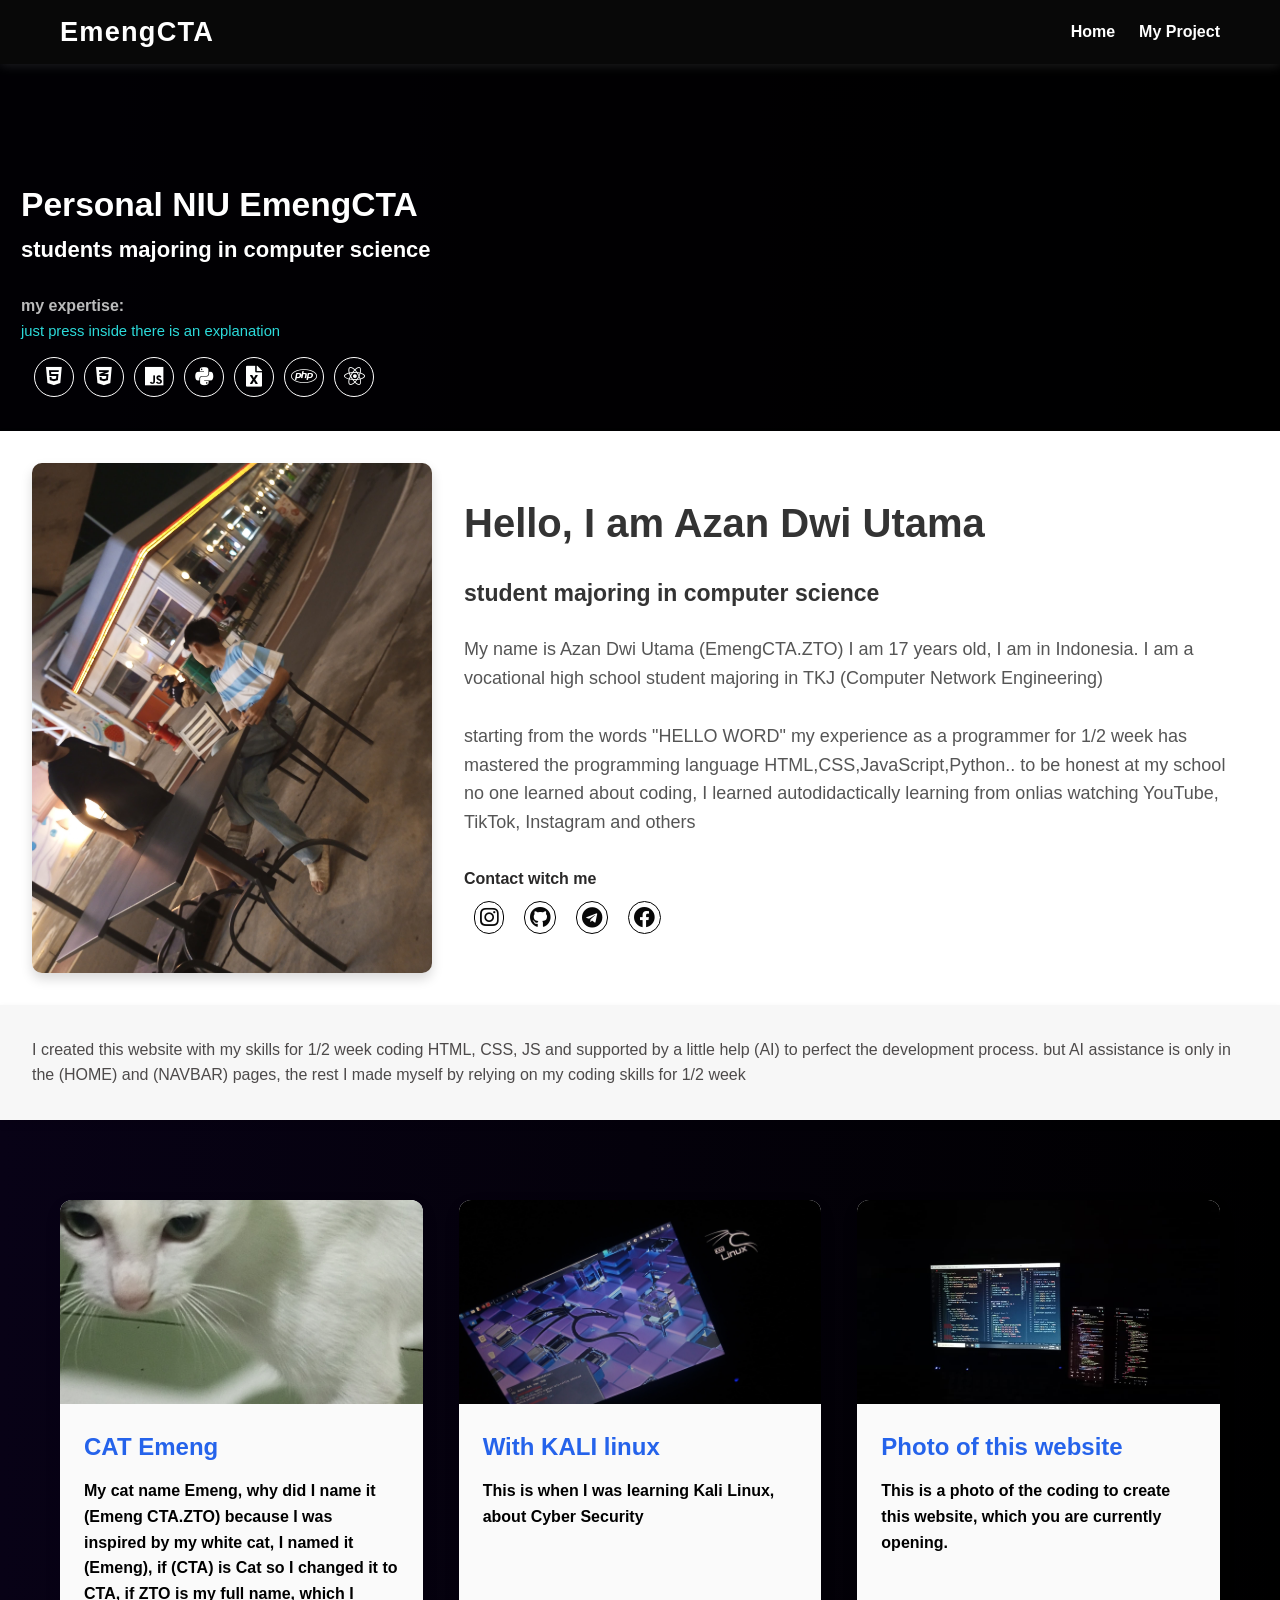
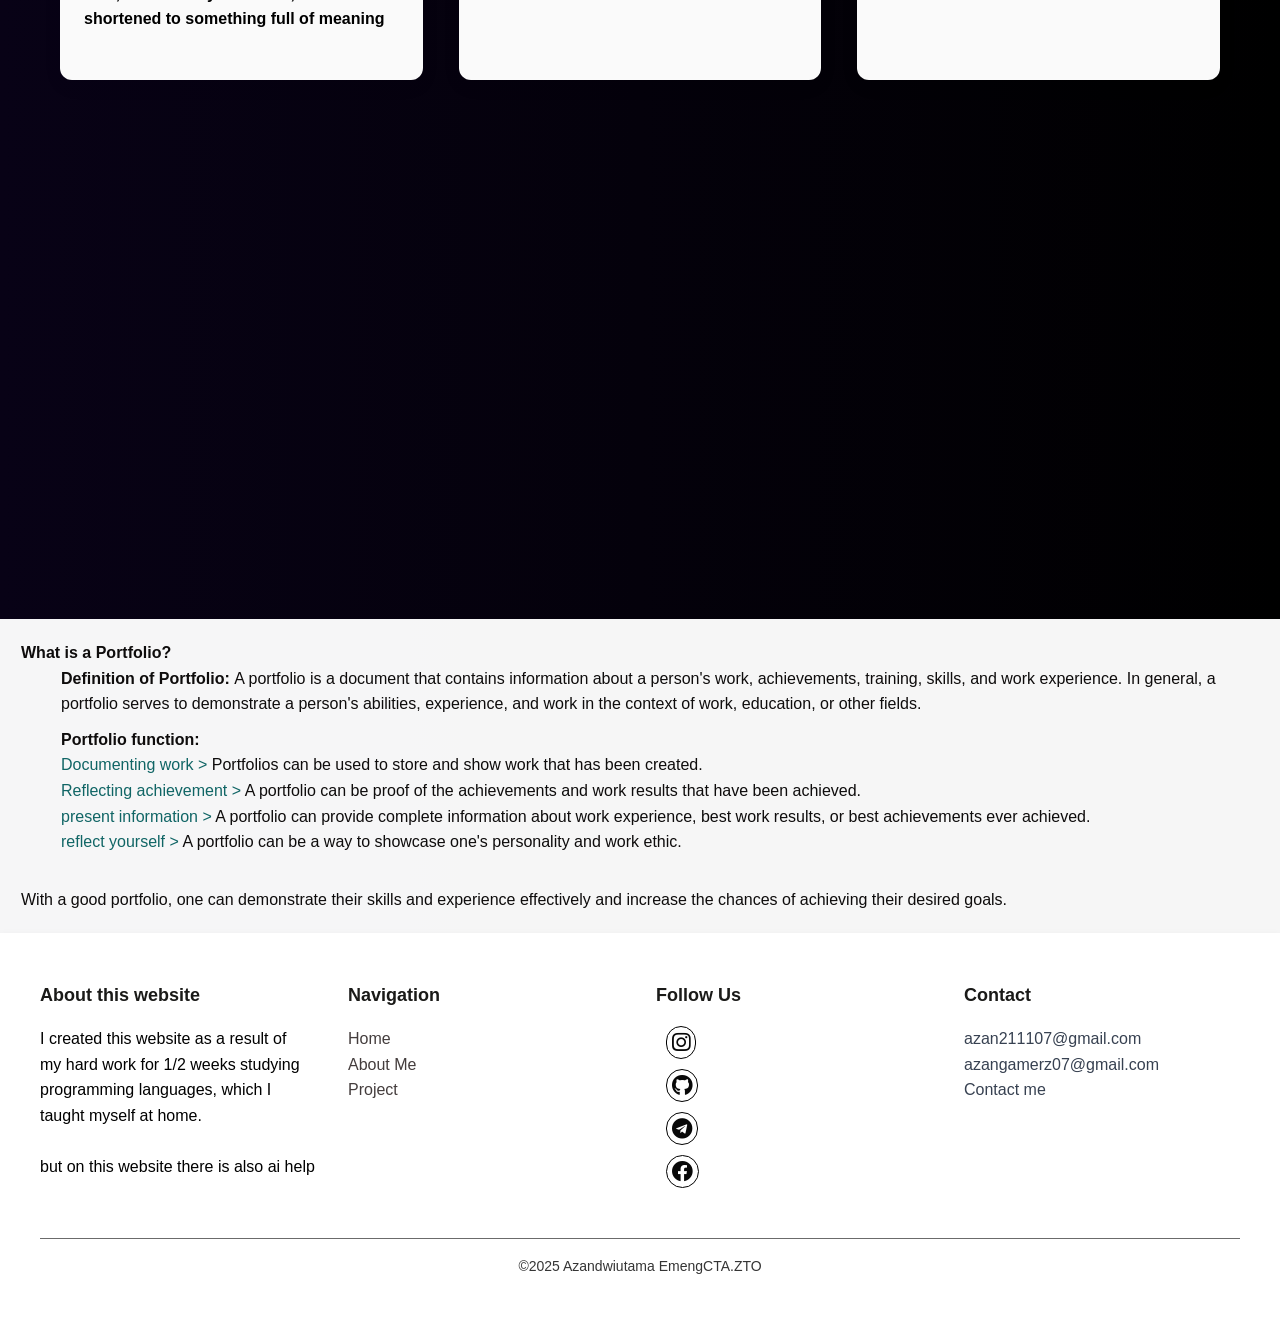
<file: personame.html>
<!DOCTYPE html>
<html lang="en">

<head>
    <meta charset="UTF-8" />
    <meta name="viewport" content="width=device-width, initial-scale=1" />
    <link rel="stylesheet" href="css/personalme.css">
    <link rel="stylesheet" href="https://cdnjs.cloudflare.com/ajax/libs/font-awesome/5.15.4/css/all.min.css">
    <link rel="shortcut icon" href="/gambar/hackerEMENG-removebg-preview.png" type="image/x-icon">
    <title>My personalme azanEmeng</title>
</head>

<body>
    <header>
        <nav class="container" aria-label="Primary Navigation">
            <div class="logo">EmengCTA</div>
            <div class="nav-links">
                <a href="index.html" tabindex="0" style="color: rgb(255, 255, 255);">Home</a>
                <a href="project.html" tabindex="0" style="color: rgb(255, 255, 255);"> My Project</a>
            </div>
        </nav>
    </header>

    <div class="text" role="region">
        <div class="animasi-text" aria-live="polite" aria-atomic="true">
            <span style="font-size: 2.3rem;">Welcome to about me</span>
            <span style="font-size: 2.3rem;">EmengCTA.ZTO</span>
            <span style="font-size: 2.3rem;">student majoring in computer</span>
        </div>
    </div>



    <div class="about">
        <div class="box">
            <h2>Personal NIU EmengCTA</h2>
            <h4>students majoring in computer science</h4><br>
            <p>my expertise: <br>
                <span>just press inside there is an explanation</span>
            </p>
            <div class="skill">
                <div class="html">
                    <div class="box-skill"><a href="https://id.wikipedia.org/wiki/HTML"><i class="fab fa-html5"></i></a>
                    </div>
                </div>
                <div class="css">
                    <div class="box-skill"><a href="https://id.wikipedia.org/wiki/Cascading_Style_Sheets"><i
                                class="fab fa-css3-alt"></i></a></div>
                </div>
                <div class="css">
                    <div class="box-skill"><a href="https://id.wikipedia.org/wiki/JavaScript"><i
                                class="fab fa-js"></i></a></div>
                </div>
                <div class="css">
                    <div class="box-skill"><a href="https://id.wikipedia.org/wiki/Python_(bahasa_pemrograman)"><i
                                class="fab fa-python"></i></a></i></div>
                </div>
                <div class="html">
                    <div class="box-skill"><a href="https://id.wikipedia.org/wiki/Microsoft_Excel"><i
                                class="fas fa-file-excel"></i></a></div>
                </div>
                <div class="css">
                    <div class="box-skill"><a href="https://id.wikipedia.org/wiki/PHP"><i class="fab fa-php"></i></a>
                    </div>
                </div>
                <div class="css">
                    <div class="box-skill"><a href="https://id.wikipedia.org/wiki/React.js"><i
                                class="fab fa-react"></i></a></div>
                </div>
            </div>
        </div>
    </div>

    <section class="about-container" aria-labelledby="about-title">
        <div class="about-image">
            <img src="/gambar/azanBRODWAY.jpg"
                alt="Ilustrasi modern gaya flat berwarna tentang seseorang yang sedang menulis catatan di aplikasi digital di depan laptop"
                onerror="this.style.display='none'" />
        </div>
        <div class="about-text">
            <h2 id="about-title">Hello, I am Azan Dwi Utama <br><span style="font-size: 23px;">student majoring in
                    computer
                    science</span></h2>
            <p>
                My name is Azan Dwi Utama (EmengCTA.ZTO) I am 17 years old, I am in Indonesia. I am a vocational
                high school student majoring in TKJ (Computer Network Engineering) <br> <br><span>starting from the
                    words "HELLO
                    WORD"</span> my experience as a programmer for 1/2 week
                has mastered the
                programming language HTML,CSS,JavaScript,Python.. to be honest at my school no one learned about
                coding, I learned
                autodidactically learning from onlias watching YouTube, TikTok, Instagram and others
                <br><br>
            <section style="color: rgb(41, 40, 40); font-weight: 600;">Contact witch me</section>
            <div class="box-web">
                <div class="instagram"><a href="https://www.instagram.com/niuy80s?igsh=cWNhcm4xYmtxdnZn"><i
                            class="fab fa-instagram"></i></a></div>
                <div class="github"><a href="https://github.com/AzanGampro"><i class="fab fa-github"></i></a></div>
                <div class="instagram"><a href="https://t.me/EmengCTA"><i class="fab fa-telegram"></i></a></i></div>
                <div class="instagram"><a href="https://www.facebook.com/azan.455732"><i
                            class="fab fa-facebook"></i></a></i></div>
            </div>
            </p>
        </div>
    </section>

    <section class="about-container" aria-labelledby="about-title" style="background-color: #f7f7f7;">
        <p style="color: rgb(77, 74, 74);">
            I created this website with my skills for 1/2 week coding HTML, CSS, JS and supported by a little help (AI)
            to perfect the development process. but AI assistance is only in the (HOME) and (NAVBAR) pages,
            the rest I made myself by relying on my coding skills for 1/2 week
        </p>

        </div>
    </section>

    <section class="blog-posts container">
        <div class="posts-grid">
            <article class="post-card" tabindex="0">
                <img src="/gambar/emengCTA.jpg" alt="device" class="post-image" />
                <div class="post-content">
                    <h3 class="post-title">CAT Emeng</h3>
                    <p class="post-excerpt">My cat name Emeng, why did I name it (Emeng CTA.ZTO) because I
                        was inspired by my white cat, I named it (Emeng), if (CTA) is Cat so I changed it to CTA,
                        if ZTO is my full name, which I shortened to something full of meaning</p>
                </div>
            </article>
            <article class="post-card" tabindex="0">
                <img src="/gambar/witchKALI.jpg" alt="KALIlinux" class="post-image" />
                <div class="post-content">
                    <h03 class="post-title">With KALI linux</h03>
                    <p class="post-excerpt">This is when I was learning Kali Linux, about Cyber ​​Security</p>
                </div>
            </article>
            <article class="post-card" tabindex="0">
                <img src="/gambar/CODING.jpg" alt="device" class="post-image" />
                <div class="post-content">
                    <h3 class="post-title">Photo of this website</h3>
                    <p class="post-excerpt">This is a photo of the coding to create this website, which you are
                        currently opening.</p>
                </div>
            </article>
            <article class="post-card" tabindex="0">
                <img src="/gambar/codg.jpg" alt="device" class="post-image" />
                <div class="post-content">
                    <h3 class="post-title">VScode Coding</h3>
                    <p class="post-excerpt">This photo was taken when making a web form
                        for login and registration which you can see in (my project)</p>
                </div>
            </article>
            <article class="post-card" tabindex="0">
                <img src="/gambar/wifikalinux.jpg" alt="KALIlinux" class="post-image" />
                <div class="post-content">
                    <h03 class="post-title">Wifi traccer KALI</h03>
                    <p class="post-excerpt">This photo is when I was learning about Kali Linux</p>
                </div>
            </article>
            <article class="post-card" tabindex="0">
                <img src="/gambar/kalikali.jpg" alt="device" class="post-image" />
                <div class="post-content">
                    <h3 class="post-title">KALI linux OS</h3>
                    <p class="post-excerpt">first time view of linux, after that i learned about cyber world</p>
                </div>
            </article>
        </div>
    </section>

    <div class="important-form">
        <p style="font-weight: 700;">
            What is a Portfolio?
        </p>
        <ul>
            <li><span style="font-weight: 700;">Definition of Portfolio: </span> A portfolio is a document that contains
                information about
                a person's work, achievements, training, skills, and work experience. In general, a portfolio serves to
                demonstrate a person's abilities,
                experience, and work in the context of work, education, or other fields.
            </li>
            <li><span style="font-weight: 700;">Portfolio function:</span> <br><span
                    style="color: rgb(16, 101, 101);">Documenting work ></span> Portfolios can be used
                to store and show work that has been created. <br>
                <span style="color: rgb(16, 101, 101);">Reflecting achievement ></span> A portfolio can be proof of the
                achievements and work results that have been achieved. <br>
                <span style="color: rgb(16, 101, 101);">present information ></span> A portfolio can provide complete
                information about work experience, best work results, or best achievements ever achieved. <br>
                <span style="color:  rgb(16, 101, 101);">reflect yourself ></span> A portfolio can be a way to showcase
                one's personality and work ethic.
            </li>
        </ul>
        <p>With a good portfolio, one can demonstrate their skills and experience effectively and increase the chances
            of achieving their desired goals.</p>
    </div>




    <footer class="footer" role="contentinfo" aria-label="Site footer">
        <div class="footer-container">
            <div class="footer-top">
                <section class="footer-section" aria-labelledby="footer-company-heading">
                    <h2 id="footer-company-heading">About this website</h2>
                    <ul class="footer-nav">
                        <li style="color: black; ;">I created this website as a result of
                            <br>my hard work for
                            1/2 weeks studying programming languages, which I taught myself at home. <br> <br>
                            but on this website there is also ai help
                        </li>
                    </ul>
                </section>
                <section class="footer-section" aria-labelledby="footer-nav-heading">
                    <h2 id="footer-nav-heading">Navigation</h2>
                    <ul class="footer-nav">
                        <li><a href="index.html" tabindex="0"> Home</a></li>
                        <li><a href="personame.html" tabindex="0"> About Me</a></li>
                        <li><a href="project.html" tabindex="0"> Project</a></li>
                        </li>
                    </ul>
                </section>
                <section class="footer-section" aria-labelledby="footer-social-heading">
                    <h2 id="footer-social-heading">Follow Us</h2>
                    <ul class="footer-social" role="list">
                        <div class="box-web" style="display: block;">
                            <div class="instagram"><a href="https://www.instagram.com/niuy80s?igsh=cWNhcm4xYmtxdnZn"><i
                                        class="fab fa-instagram"></i></a></div>
                            <div class="github"><a href="https://github.com/AzanGampro"><i
                                        class="fab fa-github"></i></a></div>
                            <div class="instagram"><a href="https://t.me/EmengCTA"><i
                                        class="fab fa-telegram"></i></a></i></div>
                            <div class="instagram"><a href="https://www.facebook.com/azan.455732"><i
                                        class="fab fa-facebook"></i></a></i></div>
                        </div>
                    </ul>
                </section>
                <section class="footer-section" aria-labelledby="footer-contact-heading">
                    <h2 id="footer-contact-heading">Contact</h2>
                    <p class="footer-contact">
                        <a href="mailto:azan211107@gmail.com" tabindex="0"> azan211107@gmail.com</a>
                    </p>
                    <p class="footer-contact">
                        <a href="mailto:azangamerz07@gmail.com" tabindex="0"> azangamerz07@gmail.com</a>
                    </p>
                    <p class="footer-contact">
                        <a href="https://t.me/EmengCTA">Contact me</a>
                    </p>
                </section>
            </div>
            <div class="footer-bottom" role="contentinfo">
                &copy;2025 Azandwiutama EmengCTA.ZTO
            </div>
        </div>
    </footer>


    <script>
        function scrollToPosts() {
            document.getElementById('posts').scrollIntoView({ behavior: 'smooth' });
        }

        const posts = document.querySelectorAll('.post-card');
        function animatePostsOnScroll() {
            const scrollY = window.scrollY;
            const windowHeight = window.innerHeight;

            posts.forEach((post, index) => {
                const postTop = post.getBoundingClientRect().top + scrollY;
                if (scrollY + windowHeight > postTop + 100) {
                    setTimeout(() => {
                        post.classList.add('animate');
                    }, index * 150);
                }
            });
        }
        window.addEventListener('scroll', animatePostsOnScroll);
        window.addEventListener('load', animatePostsOnScroll);
    </script>

</body>

</html>
</file>
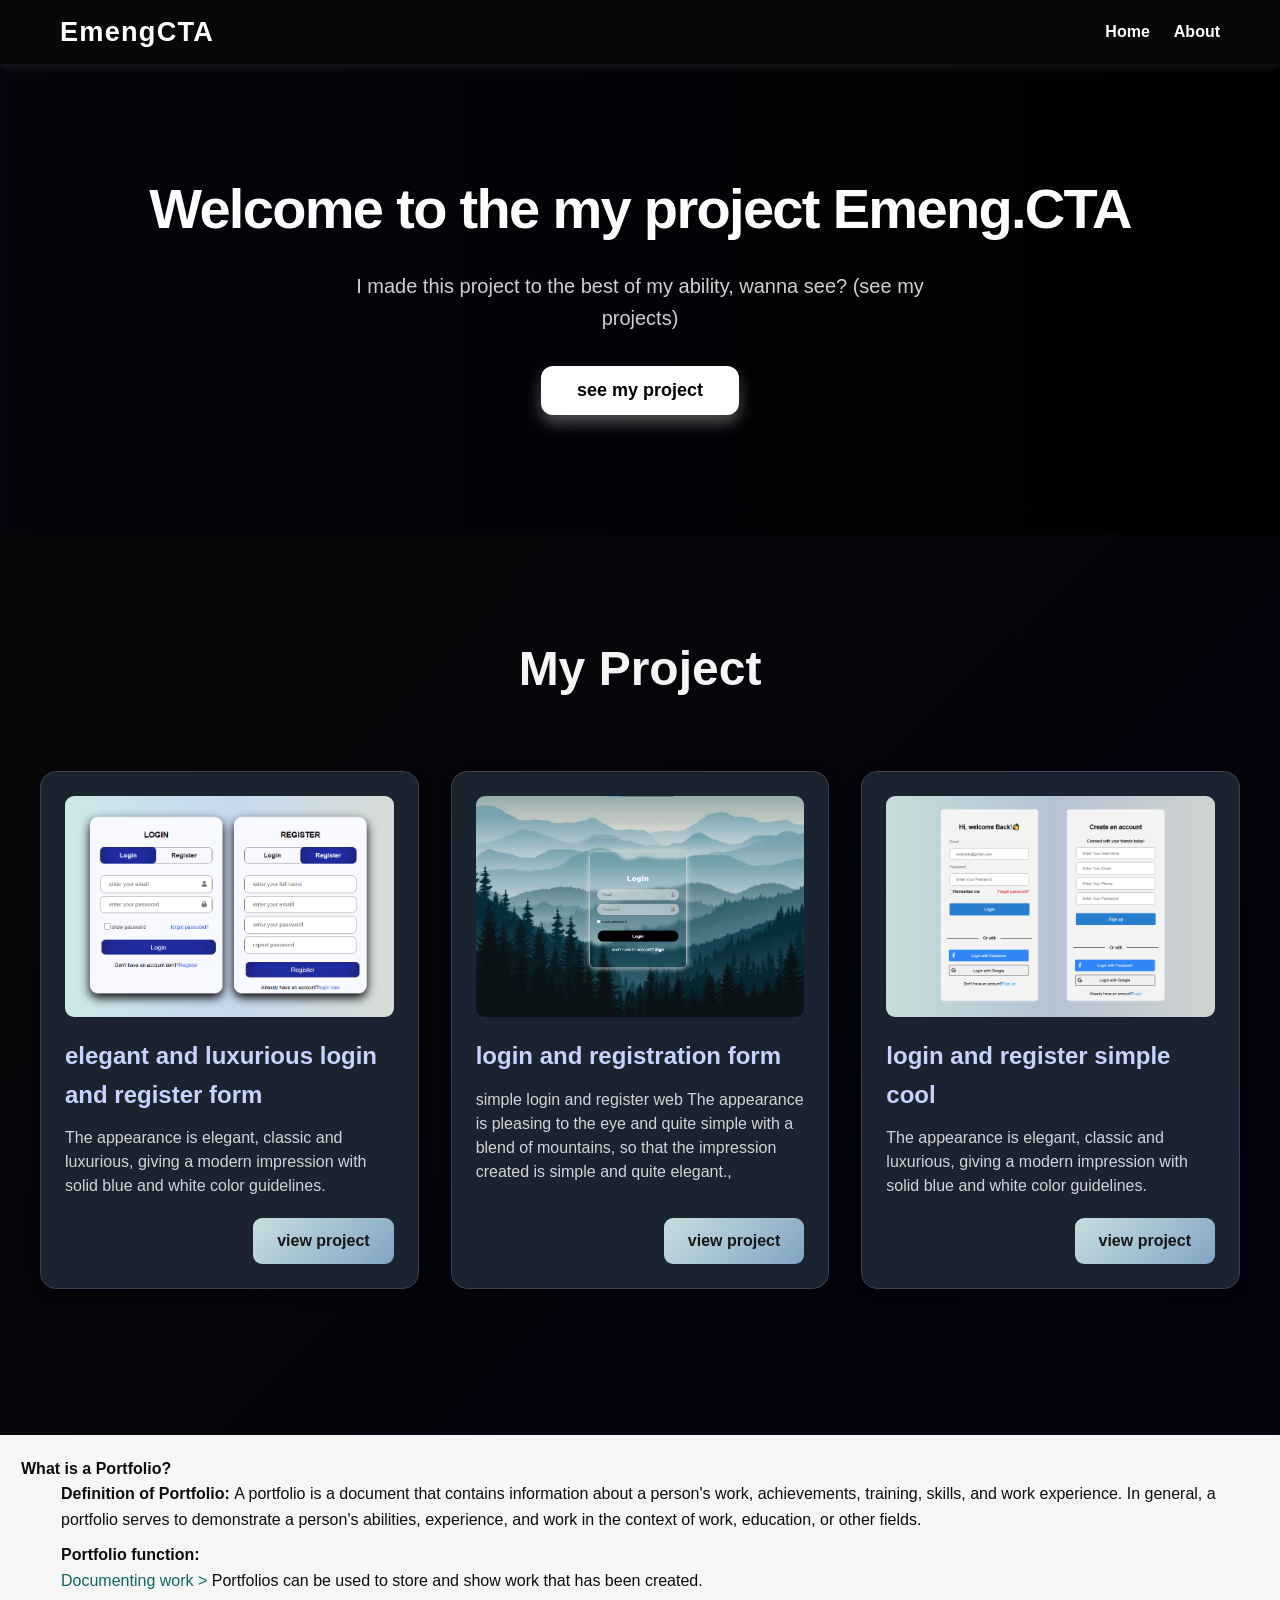
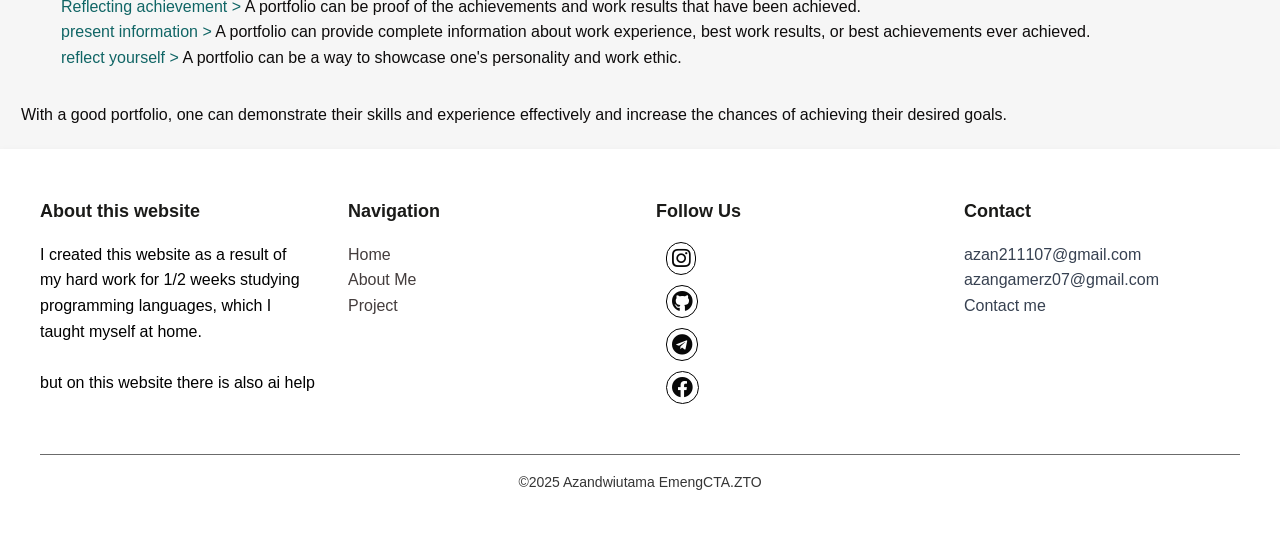
<file: project.html>
<!DOCTYPE html>
<html lang="en">

<head>
  <meta charset="UTF-8" />
  <meta name="viewport" content="width=device-width, initial-scale=1" />
  <link rel="stylesheet" href="css/project.css">
  <link rel="stylesheet" href="https://cdnjs.cloudflare.com/ajax/libs/font-awesome/5.15.4/css/all.min.css">
  <link rel="shortcut icon" href="/gambar/hackerEMENG-removebg-preview.png" type="image/x-icon">
  <title>My Project azanEmeng</title>
</head>

<body>
  <header>
    <nav class="container" aria-label="Primary Navigation">
      <div class="logo">EmengCTA</div>
      <div class="nav-links">
        <!--<a href="#posts" tabindex="0">Blog</a>
        <a href="#contact" tabindex="0">Contact</a>-->
        <a href="index.html" tabindex="0" style="color: rgb(255, 255, 255);">Home</a>
        <a href="personame.html" tabindex="0" style="color: rgb(255, 255, 255);">About</a>
      </div>
    </nav>
  </header>

  <main>
    <section class="hero" role="region" aria-label="Introduction">
      <h1>Welcome to the my project Emeng.CTA</h1>
      <p>I made this project to the best of my ability, wanna see? (see my projects)</p>
      <button class="btn-primary" onclick="scrollToPosts()" aria-label="View Latest Blog Posts">see my project</button>
    </section>


    <div class="proyek-me">
      <div class="typing" role="main">
        <h1 class="typing-text" aria-live="polite" aria-atomic="true">My Project </h1>
      </div>
      <section class="projects-container" id="posts">
        <article class="project-box" tabindex="0">
          <img src="/gambar/login daftar.png" class="project-image" loading="lazy"
            onerror="this.style.display='none';" />
          <h2 class="project-title">elegant and luxurious login and register form</h2>
          <p class="project-desc">
            The appearance is elegant, classic and luxurious, giving
            a modern impression with solid blue and white color guidelines.
          </p>
          <div class="project-link">
            <a href="/html/project/LoginV2.html" rel="noopener noreferrer">
              view project
            </a>
          </div>
        </article>
        <article class="project-box" tabindex="0">
          <img src="/gambar/LOGINpemandangan.png" alt="Login-Register" class="project-image" loading="lazy"
            onerror="this.style.display='none';" />
          <h2 class="project-title">login and registration form</h2>
          <p class="project-desc">
            simple login and register web The appearance is pleasing to the eye and quite simple with a blend
            of mountains, so that the impression created is simple and quite elegant.,
          </p>
          <div class="project-link">
            <a href="project/LoginPROYEK.html" rel="noopener noreferrer">
              view project
            </a>
          </div>
        </article>
        <article class="project-box" tabindex="0">
          <img src="/gambar/log daf.png" class="project-image" loading="lazy" onerror="this.style.display='none';" />
          <h2 class="project-title">login and register simple cool</h2>
          <p class="project-desc">
            The appearance is elegant, classic and luxurious, giving a
            modern impression with solid blue and white color guidelines.
          </p>
          <div class="project-link">
            <a href="project/loginsimpl.html" rel="noopener noreferrer">
              view project
            </a>
          </div>
        </article>
      </section>
    </div>

    <!--<section id="about" class="container" style="padding-bottom: 100px;">
      <h2 class="section-title" style="margin-bottom: 24px;">EmengCTA.ZTO</h2>
      <p style="max-width: 700px; color: var(--color-text-secondary); font-weight: 300; line-height: 1.7;">
        Azan Dwi Utama is a passionate blogger sharing knowledge and insights in technology, programming, and modern
        productivity techniques. Follow along for thoughtful articles crafted with care and a touch of animated delight.
      </p>
    </section>

    <section id="contact" class="container" style="padding-bottom: 100px;">
      <h2 class="section-title" style="margin-bottom: 24px;"> </h2>
      <p style="max-width: 700px; color: var(--color-text-secondary); font-weight: 300; line-height: 1.7;">
        Have questions or want to collaborate? Reach out via email at:
        <a href="mailto:azan.dwi@example.com"
          style="color: var(--color-accent); user-select: text;">azan211107@gmail.com</a>
      </p>
    </section>
  </main>-->
    <div class="important-form">
      <p style="font-weight: 700;">
        What is a Portfolio?
      </p>
      <ul>
        <li><span style="font-weight: 700;">Definition of Portfolio: </span> A portfolio is a document that contains
          information about
          a person's work, achievements, training, skills, and work experience. In general, a portfolio serves to
          demonstrate a person's abilities,
          experience, and work in the context of work, education, or other fields.
        </li>
        <li><span style="font-weight: 700;">Portfolio function:</span> <br><span
            style="color: rgb(16, 101, 101);">Documenting work ></span> Portfolios can be used
          to store and show work that has been created. <br>
          <span style="color: rgb(16, 101, 101);">Reflecting achievement ></span> A portfolio can be proof of the
          achievements and work results that have been achieved. <br>
          <span style="color: rgb(16, 101, 101);">present information ></span> A portfolio can provide complete
          information about work experience, best work results, or best achievements ever achieved. <br>
          <span style="color:  rgb(16, 101, 101);">reflect yourself ></span> A portfolio can be a way to showcase one's
          personality and work ethic.
        </li>
      </ul>
      <p>With a good portfolio, one can demonstrate their skills and experience effectively and increase the chances of
        achieving their desired goals.</p>
    </div>


    <footer class="footer" role="contentinfo" aria-label="Site footer">
      <div class="footer-container">
        <div class="footer-top">
          <section class="footer-section" aria-labelledby="footer-company-heading">
            <h2 id="footer-company-heading">About this website</h2>
            <ul class="footer-nav">
              <li style="color: black;">I created this website as a result of
                <br>my hard work for
                1/2 weeks studying programming languages, which I taught myself at home. <br> <br>
                but on this website there is also ai help
              </li>
            </ul>
          </section>
          <section class="footer-section" aria-labelledby="footer-nav-heading">
            <h2 id="footer-nav-heading">Navigation</h2>
            <ul class="footer-nav">
              <li><a href="index.html" tabindex="0"> Home</a></li>
              <li><a href="personame.html" tabindex="0"> About Me</a></li>
              <li><a href="project.html" tabindex="0">Project</a></li>
            </ul>
          </section>
          <section class="footer-section" aria-labelledby="footer-social-heading">
            <h2 id="footer-social-heading">Follow Us</h2>
            <ul class="footer-social" role="list">
              <div class="box-web" style="display: block;">
                <div class="instagram"><a href="https://www.instagram.com/niuy80s?igsh=cWNhcm4xYmtxdnZn"><i
                      class="fab fa-instagram"></i></a></div>
                <div class="github"><a href="https://github.com/AzanGampro"><i class="fab fa-github"></i></a></div>
                <div class="instagram"><a href="https://t.me/EmengCTA"><i class="fab fa-telegram"></i></a></i></div>
                <div class="instagram"><a href="https://www.facebook.com/azan.455732"><i
                      class="fab fa-facebook"></i></a></i></div>
              </div>
            </ul>
          </section>
          <section class="footer-section" aria-labelledby="footer-contact-heading">
            <h2 id="footer-contact-heading">Contact</h2>
            <p class="footer-contact">
              <a href="mailto:azan211107@gmail.com" tabindex="0"> azan211107@gmail.com</a>
            </p>
            <p class="footer-contact">
              <a href="mailto:azangamerz07@gmail.com" tabindex="0"> azangamerz07@gmail.com</a>
            </p>
            <p class="footer-contact">
              <a href="https://t.me/EmengCTA">Contact me</a>
            </p>
          </section>
        </div>
        <div class=" footer-bottom" role="contentinfo">
          &copy;2025 Azandwiutama EmengCTA.ZTO
        </div>
      </div>
    </footer>

    <script>
      function scrollToPosts() {
        document.getElementById('posts').scrollIntoView({ behavior: 'smooth' });
      }

      const posts = document.querySelectorAll('.post-card');
      function animatePostsOnScroll() {
        const scrollY = window.scrollY;
        const windowHeight = window.innerHeight;

        posts.forEach((post, index) => {
          const postTop = post.getBoundingClientRect().top + scrollY;
          if (scrollY + windowHeight > postTop + 100) {
            setTimeout(() => {
              post.classList.add('animate');
            }, index * 150);
          }
        });
      }
      window.addEventListener('scroll', animatePostsOnScroll);
      window.addEventListener('load', animatePostsOnScroll);
    </script>

</body>

</html>
</file>
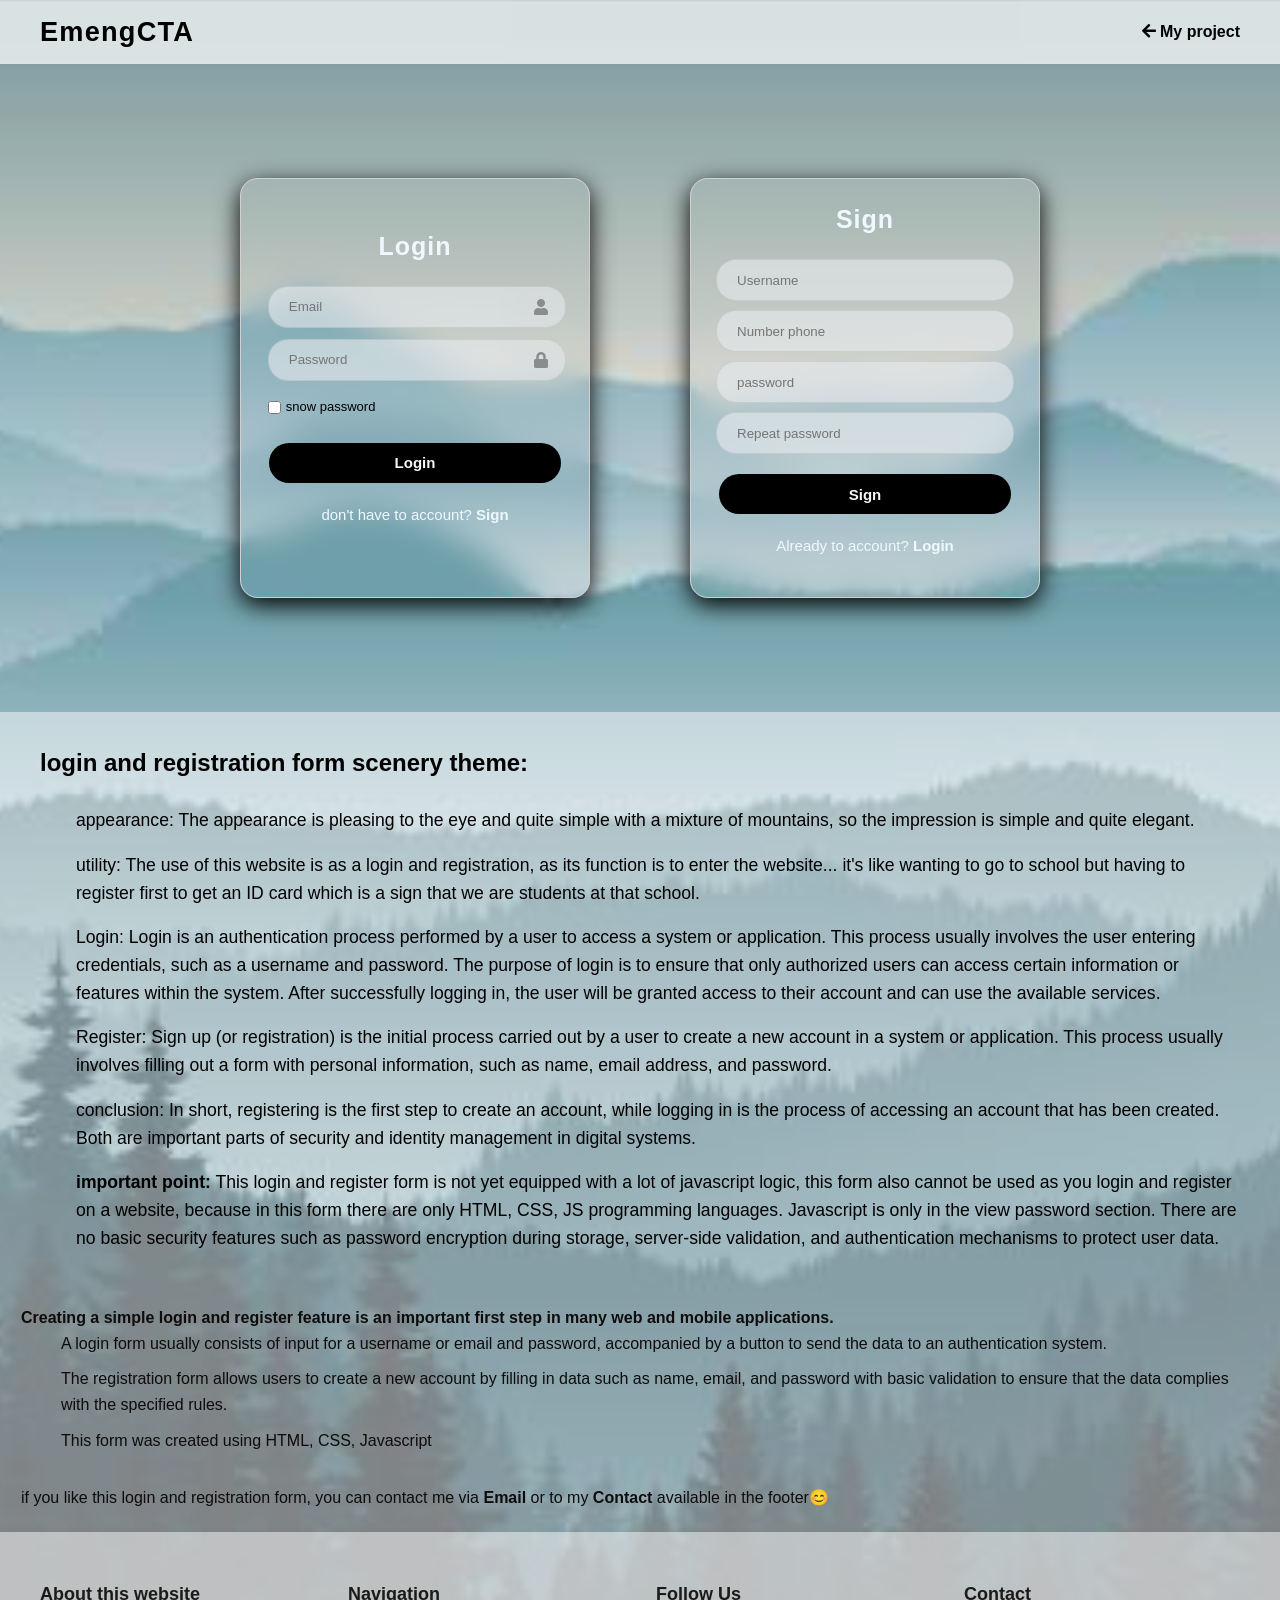
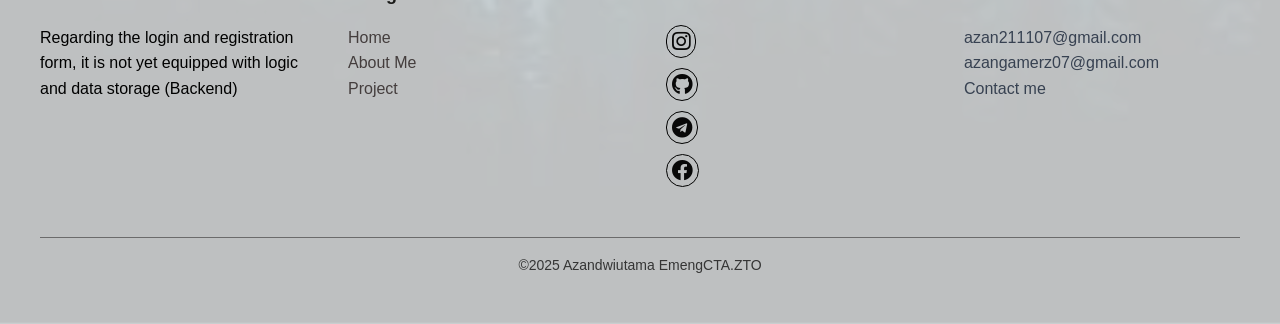
<file: project/LoginPROYEK.html>
<!DOCTYPE html>
<html lang="en">

<head>
    <meta charset="UTF-8">
    <meta name="viewport" content="width=device-width, initial-scale=1.0">
    <title>form login and register </title>
    <link rel="stylesheet" href="proyekCss/loginPROYEK.css">
    <link rel="shortcut icon" href="/gambar/hackerEMENG-removebg-preview.png" type="image/x-icon">
    <link rel="stylesheet" href="https://cdnjs.cloudflare.com/ajax/libs/font-awesome/5.15.4/css/all.min.css" </head>

<body>

    <header>
        <nav class="container" aria-label="Primary Navigation">
            <div class="logo">EmengCTA</div>
            <div class="nav-links">
                <!--<a href="#posts" tabindex="0">Blog</a>
                <a href="#contact" tabindex="0">Contact</a>-->
                <a href="/html/project.html" tabindex="0" style="color: rgb(0, 0, 0);"><i class="fas fa-arrow-left"
                        style="color: rgb(0, 0, 0); font-weight: 800;"></i> My project</a>
            </div>
        </nav>
    </header>

    <div class="content-container">
        <div class="box-container">
            <div class="content">
                <form action="">
                    <div class="header">
                        <h3>Login</h3>
                    </div>
                    <div class="input-box">
                        <div class="user"><i class="fas fa-user"></i></div>
                        <input type="text" placeholder="Email" required>
                        <div class="lock"><i class="fas fa-lock"></i></div>
                        <input type="password" id="pwd" placeholder="Password" required>
                    </div>
                    <div class="snow">
                        <input type="checkbox" onclick="pwd.type = this.checked ? 'text' : 'password'">
                        <p>snow password</p>
                    </div>
                    <div class="btn">
                        <button type="submit">Login</button>
                    </div>
                    <div class="link">
                        <p>don't have to account? <a href="LoginPROYEK.html">Sign</a></p>
                    </div>
                </form>
            </div>
        </div>
        <div class="container2">
            <div class="content2">
                <form action="">
                    <div class="header2">
                        <h3>Sign</h3>
                    </div>
                    <div class="input-box2">
                        <input type="text" placeholder="Username" required>
                        <input type="tel" placeholder="Number phone" required>
                        <input type="password" placeholder="password" required>
                        <input type="password" id="pwd" placeholder="Repeat password" required>
                    </div>
                    <div class="btn2">
                        <button type="submit">Sign</button>
                    </div>
                    <div class="link2">
                        <p>Already to account? <a href="LoginPROYEK.html">Login</a></p>
                    </div>
                </form>
            </div>
        </div>
    </div>


    <section class="container" aria-label="Paragraf dengan daftar bahasa pemrograman populer">
        <h1 class="intro">
            login and registration form scenery theme:
        </h1>
        <ul class="styled-list">
            <li>appearance: The appearance is pleasing to the eye and quite simple with
                a mixture of mountains, so the impression is simple and quite elegant.
            </li>
            <li>utility: The use of this website is as a login and registration, as its function is to enter the
                website...
                it's like wanting to go to school but having to register first to get an ID card which is a sign that we
                are
                students at that school.
            </li>
            <li>Login: Login is an authentication process performed by a user to access a system or application. This
                process
                usually involves the user entering credentials, such as a username and password. The purpose of login is
                to ensure that only
                authorized users can access certain information or features within the system. After successfully
                logging in, the user will be
                granted access to their account and can use the available services.
            </li>
            <li>Register: Sign up (or registration) is the initial process carried out by a user to create a new account
                in a system or application.
                This process usually involves filling out a form with personal information, such as name, email address,
                and password.
            </li>
            <li>conclusion: In short, registering is the first step to create an account, while logging in is the
                process of accessing an account that
                has been created. Both are important parts of security and identity management in digital systems.
            </li>
            <li>
                <span style="font-weight: 700;">important point:</span> This login and register form is not yet equipped
                with a lot of javascript logic, this form
                also cannot be used as you login and register on a website, because in this form there are only HTML,
                CSS, JS programming languages. Javascript is
                only in the view password section. There are no basic security features such as password encryption
                during storage, server-side validation, and authentication mechanisms to protect user data.
            </li>
        </ul>
    </section>

    <div class="important-form">
        <p style="font-weight: 700;">Creating a simple login and register feature is an important first step in many web
            and mobile applications.
        </p>
        <ul>
            <li>A login form usually consists of input for a username or email and password, accompanied by a button to
                send the data to an authentication system.</li>
            <li>The registration form allows users to create a new account by filling in data such as name, email, and
                password with basic validation to ensure that the data
                complies with the specified rules.</li>
            <li>This form was created using HTML, CSS, Javascript</li>
        </ul>
        <p>if you like this login and registration form, you can contact me via <span
                style="font-weight: 700;">Email</span> or to my <span style="font-weight: 700;">Contact</span> available
            in the footer😊</p>
    </div>



    <footer class="footer" role="contentinfo" aria-label="Site footer">
        <div class="footer-container">
            <div class="footer-top">
                <section class="footer-section" aria-labelledby="footer-company-heading">
                    <h2 id="footer-company-heading">About this website</h2>
                    <ul class="footer-nav">
                        <li style="color: black;">Regarding the login and registration form, it is not
                            yet equipped with logic and data storage (Backend)
                        </li>
                    </ul>
                </section>
                <section class="footer-section" aria-labelledby="footer-nav-heading">
                    <h2 id="footer-nav-heading">Navigation</h2>
                    <ul class="footer-nav">
                        <li><a href="/html/index.html" tabindex="0"> Home</a></li>
                        <li><a href="/html/personame.html" tabindex="0"> About Me</a></li>
                        <li><a href="/html/project.html" tabindex="0">Project</a></li>
                    </ul>
                </section>
                <section class="footer-section" aria-labelledby="footer-social-heading">
                    <h2 id="footer-social-heading">Follow Us</h2>
                    <ul class="footer-social" role="list">
                        <div class="box-web" style="display: block;">
                            <div class="instagram"><a href="https://www.instagram.com/niuy80s?igsh=cWNhcm4xYmtxdnZn"><i
                                        class="fab fa-instagram"></i></a></div>
                            <div class="github"><a href="https://github.com/AzanGampro"><i
                                        class="fab fa-github"></i></a></div>
                            <div class="instagram"><a href="https://t.me/EmengCTA"><i
                                        class="fab fa-telegram"></i></a></i></div>
                            <div class="instagram"><a href="https://www.facebook.com/azan.455732"><i
                                        class="fab fa-facebook"></i></a></i></div>
                        </div>
                    </ul>
                </section>
                <section class="footer-section" aria-labelledby="footer-contact-heading">
                    <h2 id="footer-contact-heading">Contact</h2>
                    <p class="footer-contact">
                        <a href="mailto:azan211107@gmail.com" tabindex="0">azan211107@gmail.com</a>
                    </p>
                    <p class="footer-contact">
                        <a href="mailto:azangamerz07@gmail.com" tabindex="0">azangamerz07@gmail.com</a>
                    </p>
                    <p class="footer-contact">
                        <a href="https://t.me/EmengCTA"">Contact me</a>
                    </p>
                </section>
            </div>
            <div class=" footer-bottom" role="contentinfo">
                            &copy;2025 Azandwiutama EmengCTA.ZTO
            </div>
        </div>
    </footer>


    <Script>
        /* notifikasi offline dan online */
        window.addEventListener("online", () => alert("you are online"))
        window.addEventListener("offline", () => alert("you are offline"))
    </Script>

</body>

</html>
</file>
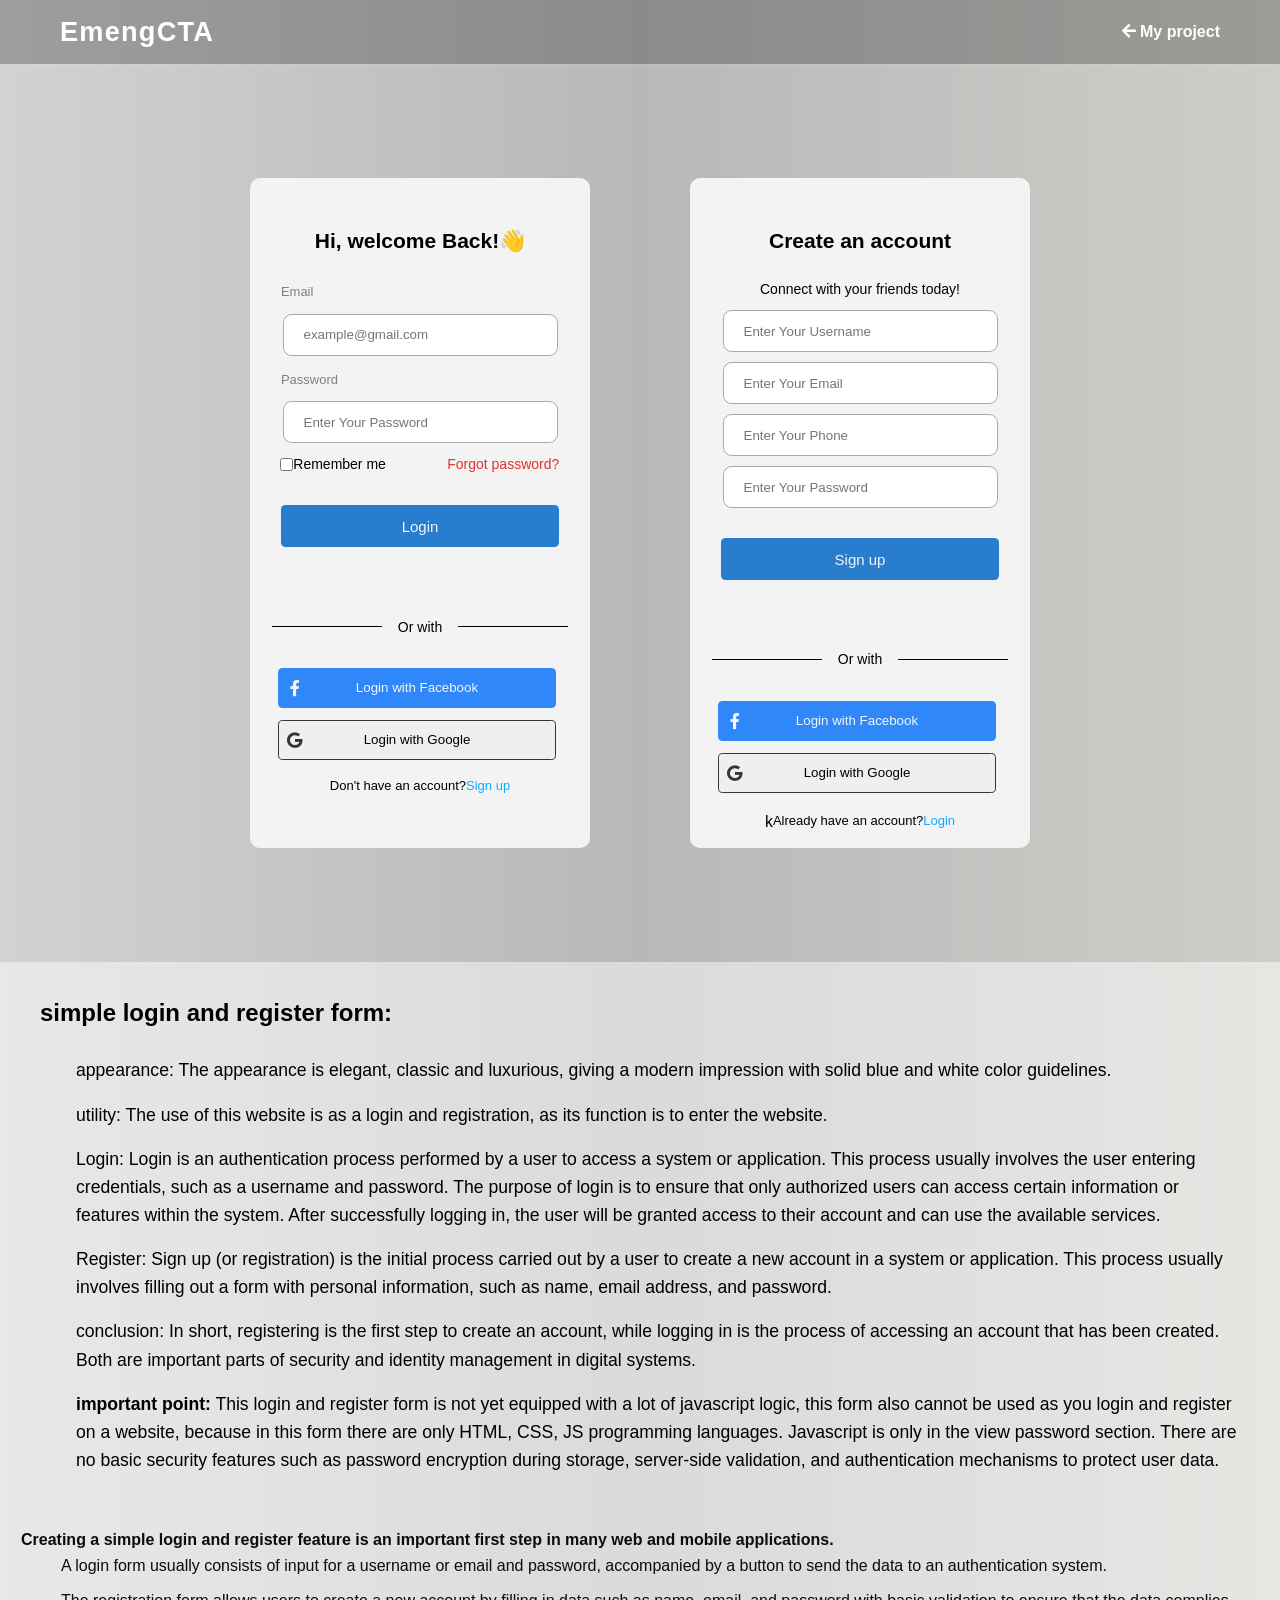
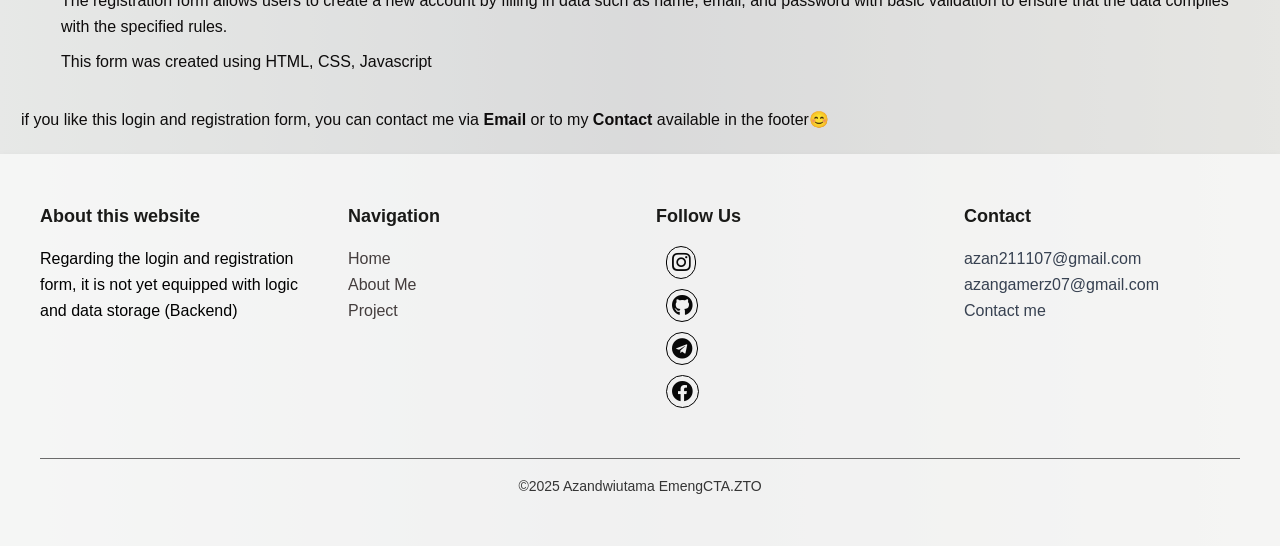
<file: project/loginsimpl.html>
<!DOCTYPE html>
<html lang="en">

<head>
    <meta charset="UTF-8">
    <meta name="viewport" content="width=device-width, initial-scale=1.0">
    <meta http-equiv="X-UA-Compatible" content="ie=edge">
    <link rel="stylesheet" href="proyekCss/logsimpl.css">
    <link rel="stylesheet" href="https://cdnjs.cloudflare.com/ajax/libs/font-awesome/5.15.4/css/all.min.css">
    <title>Login and register Form</title>
    <link rel="shortcut icon" href="/gambar/hackerEMENG-removebg-preview.png" type="image/x-icon">
</head>

<body>
    <header>
        <nav class="container" aria-label="Primary Navigation">
            <div class="logo">EmengCTA</div>
            <div class="nav-links">
                <!--<a href="#posts" tabindex="0">Blog</a>
                <a href="#contact" tabindex="0">Contact</a>-->
                <a href="/html/project.html" tabindex="0" style="color: rgb(255, 255, 255); text-decoration: none;"><i
                        class="fas fa-arrow-left"
                        style="color: rgb(255, 255, 255); font-weight: 800; text-decoration: none;"></i> My project</a>
            </div>
        </nav>
    </header>
    <div class="content-box">
        <div class="container1">
            <div class="content">
                <div class="header">
                    <h3>Hi, welcome Back!👋</h3>
                </div>
                <form action="">
                    <div class="input-box">
                        <label>Email</label>
                        <input type="email" placeholder="example@gmail.com">
                        <label>Password</label>
                        <input type="password" placeholder="Enter Your Password">
                    </div>
                    <div class="remember-forgot">
                        <input type="checkbox" name="" id="">
                        <p>Remember me<span>
                                <p><a href="#">Forgot
                                        password?</a></p>
                            </span> </p>
                    </div>
                    <div class="btn">
                        <button class="button" type="submit">Login</button>
                    </div>
                    <div class="separator">Or with
                    </div>
                    <div class="enter-account">
                        <div class="group-facebook"><i class="fab fa-facebook-f facebook-icon"></i>
                        </div>
                        <button class="button-blue" type="submit">Login with
                            Facebook</button>
                        <div class="group-google"><i class="fab fa-google"></i>
                        </div>
                        <div class="google">
                            <button class="button-google" type="submit">Login with
                                Google</button>
                        </div>
                    </div>
                    <div class="link">
                        <p>Don't have an account? </p>
                        <a href="index2.html"> Sign
                            up</a>
                    </div>
                </form>
            </div>
        </div>
        <div class="container2">
            <div class="content">
                <div class="header">
                    <h3>Create an account</h3>
                </div>
                <div class="header-p">
                    <p>Connect with your friends today!</p>
                </div>
                <form action="">
                    <div class="input-box2">
                        <input type="text" placeholder="Enter Your Username">
                        <input type="email" placeholder="Enter Your Email">
                        <input type="tel" placeholder="Enter Your Phone">
                        <input type="password" placeholder="Enter Your Password">
                    </div>
                    <div class="btn2">
                        <button class="button" type="submit">Sign up</button>
                    </div>
                    <div class="separator">Or with</div>
                    <div class="enter-account">
                        <div class="group-facebook"><i class="fab fa-facebook-f facebook-icon"></i></div>
                        <button class="button-blue" type="submit">Login with Facebook</button>
                        <div class="group-google"><i class="fab fa-google"></i></div>
                        <div class="google">
                            <button class="button-google" type="submit">Login with Google</button>
                        </div>
                    </div>
                    <div class="link2">k
                        <p>Already have an account? </p><a href="index.html"> Login</a>
                    </div>
                </form>
            </div>
        </div>
    </div>
    <section class="container-paragraf" aria-label="Paragraf dengan daftar bahasa pemrograman populer">
        <h1 class="intro">
            simple login and register form:
        </h1>
        <ul class="styled-list">
            <li>appearance: The appearance is elegant, classic and luxurious,
                giving a modern impression with solid blue and white color guidelines.
            </li>
            <li>utility: The use of this website is as a login and registration, as its function is to enter the
                website.
            </li>
            <li>Login: Login is an authentication process performed by a user to access a system or application. This
                process
                usually involves the user entering credentials, such as a username and password. The purpose of login is
                to ensure that only
                authorized users can access certain information or features within the system. After successfully
                logging in, the user will be
                granted access to their account and can use the available services.
            </li>
            <li>Register: Sign up (or registration) is the initial process carried out by a user to create a new account
                in a system or application.
                This process usually involves filling out a form with personal information, such as name, email address,
                and password.
            </li>
            <li>conclusion: In short, registering is the first step to create an account, while logging in is the
                process of accessing an account that
                has been created. Both are important parts of security and identity management in digital systems.
            </li>
            <li>
                <span style="font-weight: 700;">important point:</span> This login and register form is not yet equipped
                with a lot of javascript logic, this form
                also cannot be used as you login and register on a website, because in this form there are only HTML,
                CSS, JS programming languages. Javascript is
                only in the view password section. There are no basic security features such as password encryption
                during storage, server-side validation, and authentication mechanisms to protect user data.
            </li>
        </ul>
    </section>
    <div class="important-form">
        <p style="font-weight: 700;">Creating a simple login and register feature is an important first step in many web
            and mobile applications.
        </p>
        <ul>
            <li>A login form usually consists of input for a username or email and password, accompanied by a button to
                send the data to an authentication system.</li>
            <li>The registration form allows users to create a new account by filling in data such as name, email, and
                password with basic validation to ensure that the data
                complies with the specified rules.</li>
            <li>This form was created using HTML, CSS, Javascript</li>
        </ul>
        <p>if you like this login and registration form, you can contact me via <span
                style="font-weight: 700;">Email</span> or to my <span style="font-weight: 700;">Contact</span> available
            in the footer😊</p>
    </div>
    <footer class="footer" role="contentinfo" aria-label="Site footer">
        <div class="footer-container">
            <div class="footer-top">
                <section class="footer-section" aria-labelledby="footer-company-heading">
                    <h2 id="footer-company-heading">About this website</h2>
                    <ul class="footer-nav">
                        <li style="color: black;">Regarding the login and registration form,
                            it is not yet equipped with logic and data storage (Backend)
                        </li>
                    </ul>
                </section>
                <section class="footer-section" aria-labelledby="footer-nav-heading">
                    <h2 id="footer-nav-heading">Navigation</h2>
                    <ul class="footer-nav">
                        <li><a href="/html/index.html" tabindex="0"> Home</a></li>
                        <li><a href="/html/personame.html" tabindex="0"> About Me</a></li>
                        <li><a href="/html/project.html" tabindex="0">Project</a></li>
                    </ul>
                </section>
                <section class="footer-section" aria-labelledby="footer-social-heading">
                    <h2 id="footer-social-heading">Follow Us</h2>
                    <ul class="footer-social" role="list">
                        <div class="box-web" style="display: block;">
                            <div class="instagram"><a href="https://www.instagram.com/niuy80s?igsh=cWNhcm4xYmtxdnZn"><i
                                        class="fab fa-instagram"></i></a></div>
                            <div class="github"><a href="https://github.com/AzanGampro"><i
                                        class="fab fa-github"></i></a></div>
                            <div class="instagram"><a href="https://t.me/EmengCTA"><i
                                        class="fab fa-telegram"></i></a></i></div>
                            <div class="instagram"><a href="https://www.facebook.com/azan.455732"><i
                                        class="fab fa-facebook"></i></a></i></div>
                        </div>
                    </ul>
                </section>
                <section class="footer-section" aria-labelledby="footer-contact-heading">
                    <h2 id="footer-contact-heading">Contact</h2>
                    <p class="footer-contact">
                        <a href="mailto:azan211107@gmail.com" tabindex="0">azan211107@gmail.com</a>
                    </p>
                    <p class="footer-contact">
                        <a href="mailto:azangamerz07@gmail.com" tabindex="0">azangamerz07@gmail.com</a>
                    </p>
                    <p class="footer-contact">
                        <a href="https://t.me/EmengCTA">Contact me</a>
                    </p>
                </section>
            </div>
            <div class="footer-bottom" role="contentinfo">
                &copy;2025 Azandwiutama EmengCTA.ZTO
            </div>
        </div>
    </footer>
</body>

</html>
</file>
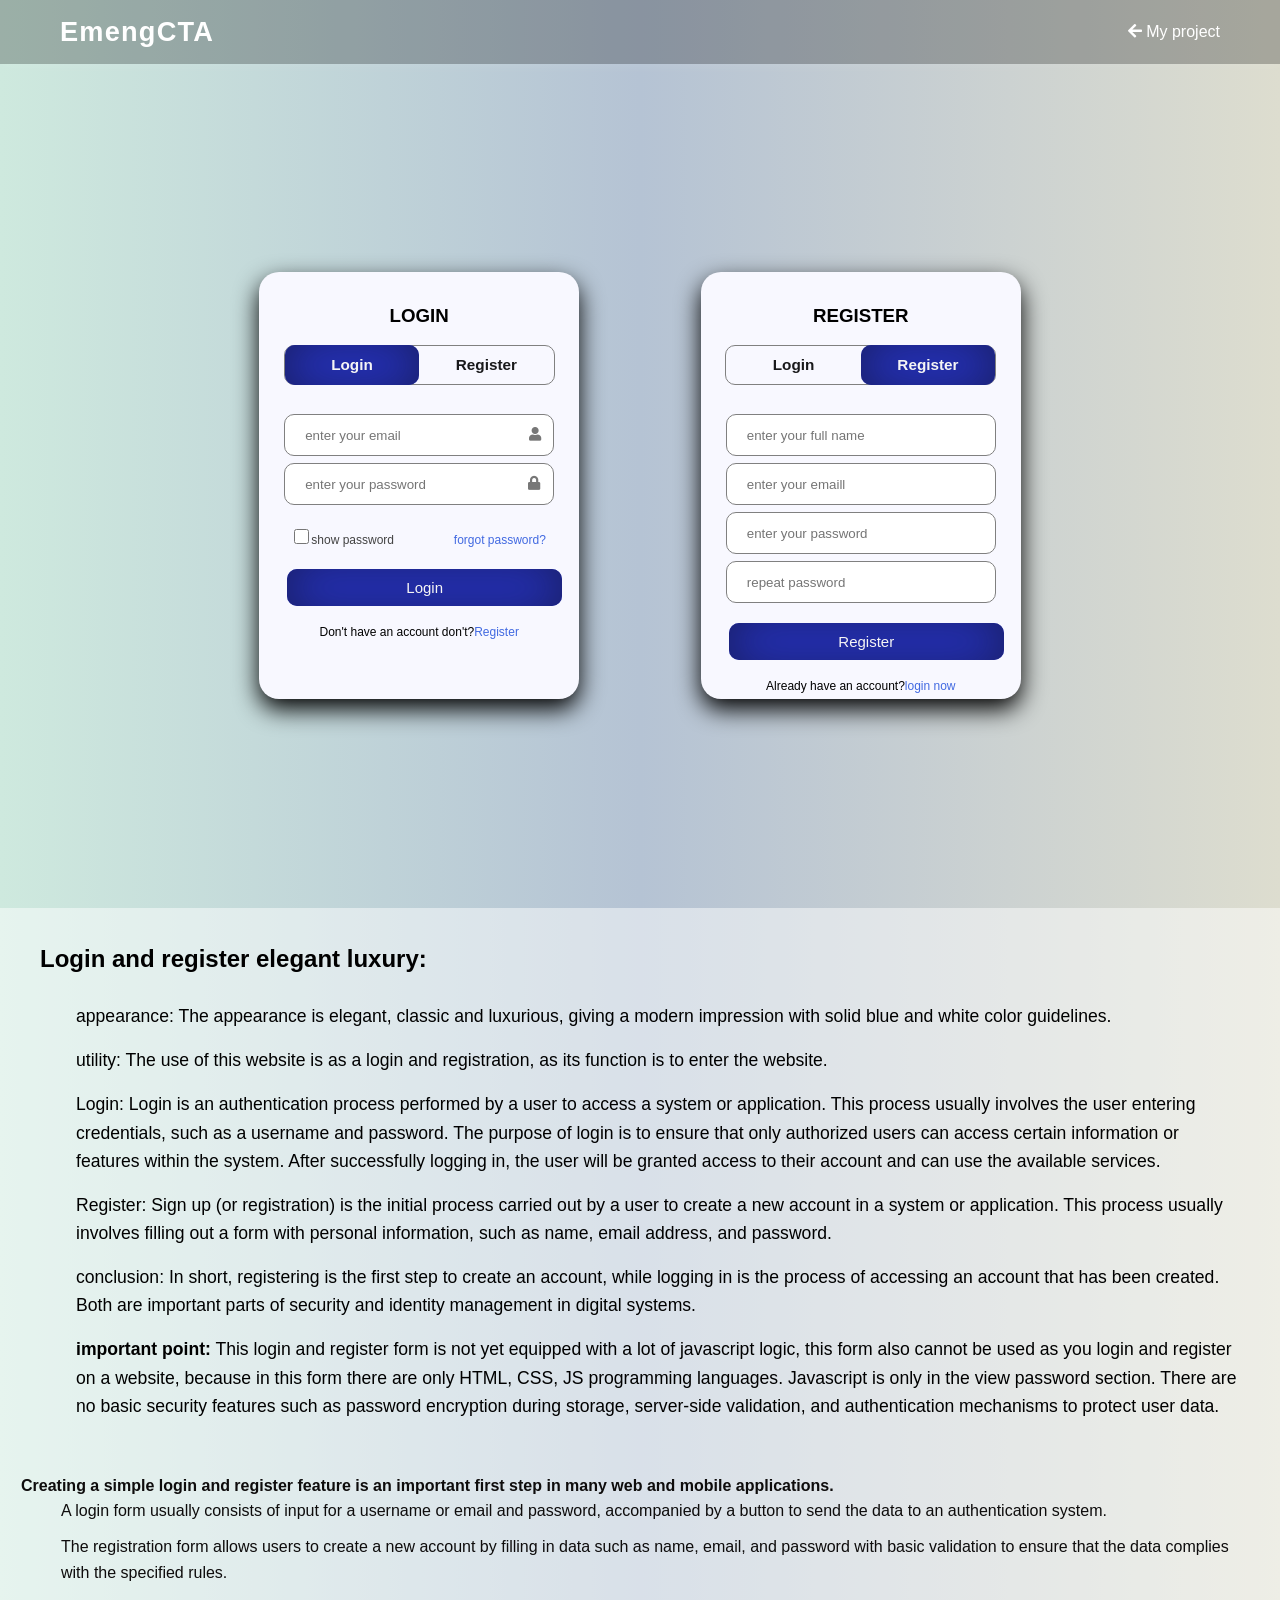
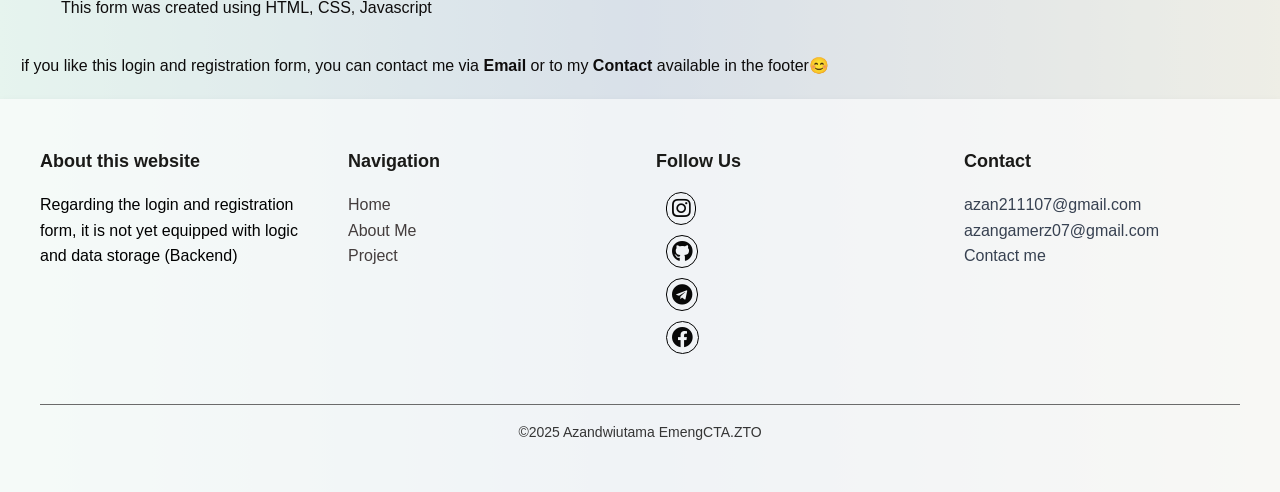
<file: project/LoginV2.html>
<!DOCTYPE html>
<html lang="en">

<head>
    <meta charset="UTF-8">
    <meta name="viewport" content="width=device-width, initial-scale=1.0">
    <meta http-equiv="X-UA-Compatible" content="ie=edge">
    <title>Form web login and sign</title>
    <link rel="stylesheet" href="https://cdnjs.cloudflare.com/ajax/libs/font-awesome/5.15.4/css/all.min.css">
    <link rel="stylesheet" href="proyekCss/loginv2.css">
    <link rel="shortcut icon" href="/gambar/hackerEMENG-removebg-preview.png" type="image/x-icon">
</head>

<body>

    <header>
        <nav class="container" aria-label="Primary Navigation">
            <div class="logo">EmengCTA</div>
            <div class="nav-links">
                <!--<a href="#posts" tabindex="0">Blog</a>
                <a href="#contact" tabindex="0">Contact</a>-->
                <a href="/html/project.html" tabindex="0" style="color: rgb(255, 255, 255); text-decoration: none;"><i
                        class="fas fa-arrow-left"
                        style="color: rgb(255, 255, 255); font-weight: 800; text-decoration: none;"></i> My project</a>
            </div>
        </nav>
    </header>


    <!-- Login form -->
    <div class="box-container">
        <div class="container1">
            <form action="">
                <div class="header1">
                    <h3>LOGIN</h3>
                </div>
                <div class="btn">
                    <button class="button-blue" type="submit">Login</button>
                    <button class="button-rigth" type="submit">Register</button>
                </div>
                <div class="input-box">
                    <div class="user"><i class="fas fa-user"></i></div>
                    <input type="text" placeholder="enter your email">

                    <div class="lock"><i class="fas fa-lock"></i></div>
                    <input type="password" placeholder="enter your password" id="pwd">

                    <div class="show-password">
                        <input type="checkbox" onclick="pwd.type = this.checked ? 'text' : 'password'">
                        <p>show password</p>
                    </div>

                    <p class="forgot"><a href="#">forgot password?</a></p>
                    <button class="login" type="submit">Login</button>
                </div>
                <div class="link">
                    <p>Don't have an account don't?<a href="LoginV2.html">Register</a></p>
                </div>
            </form>
        </div>
        <!-- REGISTER / Daftar -->
        <div class="container2">
            <form action="">
                <div class="header1">
                    <h3>REGISTER</h3>
                </div>
                <div class="btn">
                    <button class="button-blue1" type="submit">Login</button>
                    <button class="button-rigth1" type="submit">Register</button>
                </div>
                <div class="input-box">
                    <input type="text" placeholder="enter your full name">
                    <input type="text" placeholder="enter your emaill">
                    <input type="password" placeholder="enter your password">
                    <input type="password" placeholder="repeat password">
                    <!--<p><a href="#">Lupa password?</a></p>-->
                    <button class="login" type="submit">Register</button>
                </div>
                <div class="link">
                    <p>Already have an account?<a href="LoginV2.html">login now</a></p>
                </div>
            </form>
        </div>
    </div>

    <section class="container-paragraf" aria-label="Paragraf dengan daftar bahasa pemrograman populer">
        <h1 class="intro">
            Login and register elegant luxury:
        </h1>
        <ul class="styled-list">
            <li>appearance: The appearance is elegant, classic and luxurious,
                giving a modern impression with solid blue and white color guidelines.
            </li>
            <li>utility: The use of this website is as a login and registration, as its function is to enter the
                website.
            </li>
            <li>Login: Login is an authentication process performed by a user to access a system or application. This
                process
                usually involves the user entering credentials, such as a username and password. The purpose of login is
                to ensure that only
                authorized users can access certain information or features within the system. After successfully
                logging in, the user will be
                granted access to their account and can use the available services.
            </li>
            <li>Register: Sign up (or registration) is the initial process carried out by a user to create a new account
                in a system or application.
                This process usually involves filling out a form with personal information, such as name, email address,
                and password.
            </li>
            <li>conclusion: In short, registering is the first step to create an account, while logging in is the
                process of accessing an account that
                has been created. Both are important parts of security and identity management in digital systems.
            </li>
            <li>
                <span style="font-weight: 700;">important point:</span> This login and register form is not yet equipped
                with a lot of javascript logic, this form
                also cannot be used as you login and register on a website, because in this form there are only HTML,
                CSS, JS programming languages. Javascript is
                only in the view password section. There are no basic security features such as password encryption
                during storage, server-side validation, and authentication mechanisms to protect user data.
            </li>
        </ul>
    </section>

    <div class="important-form">
        <p style="font-weight: 700;">Creating a simple login and register feature is an important first step in many web
            and mobile applications.
        </p>
        <ul>
            <li>A login form usually consists of input for a username or email and password, accompanied by a button to
                send the data to an authentication system.</li>
            <li>The registration form allows users to create a new account by filling in data such as name, email, and
                password with basic validation to ensure that the data
                complies with the specified rules.</li>
            <li>This form was created using HTML, CSS, Javascript</li>
        </ul>
        <p>if you like this login and registration form, you can contact me via <span
                style="font-weight: 700;">Email</span> or to my <span style="font-weight: 700;">Contact</span> available
            in the footer😊</p>
    </div>



    <footer class="footer" role="contentinfo" aria-label="Site footer">
        <div class="footer-container">
            <div class="footer-top">
                <section class="footer-section" aria-labelledby="footer-company-heading">
                    <h2 id="footer-company-heading">About this website</h2>
                    <ul class="footer-nav">
                        <li style="color: black;">Regarding the login and registration form,
                            it is not yet equipped with logic and data storage (Backend)
                        </li>
                    </ul>
                </section>
                <section class="footer-section" aria-labelledby="footer-nav-heading">
                    <h2 id="footer-nav-heading">Navigation</h2>
                    <ul class="footer-nav">
                        <li><a href="/html/index.html" tabindex="0"> Home</a></li>
                        <li><a href="/html/personame.html" tabindex="0"> About Me</a></li>
                        <li><a href="/html/project.html" tabindex="0">Project</a></li>
                    </ul>
                </section>
                <section class="footer-section" aria-labelledby="footer-social-heading">
                    <h2 id="footer-social-heading">Follow Us</h2>
                    <ul class="footer-social" role="list">
                        <div class="box-web" style="display: block;">
                            <div class="instagram"><a href="https://www.instagram.com/niuy80s?igsh=cWNhcm4xYmtxdnZn"><i
                                        class="fab fa-instagram"></i></a></div>
                            <div class="github"><a href="https://github.com/AzanGampro"><i
                                        class="fab fa-github"></i></a></div>
                            <div class="instagram"><a href="https://t.me/EmengCTA"><i
                                        class="fab fa-telegram"></i></a></i></div>
                            <div class="instagram"><a href="https://www.facebook.com/azan.455732"><i
                                        class="fab fa-facebook"></i></a></i></div>
                        </div>
                    </ul>
                </section>
                <section class="footer-section" aria-labelledby="footer-contact-heading">
                    <h2 id="footer-contact-heading">Contact</h2>
                    <p class="footer-contact">
                        <a href="mailto:azan211107@gmail.com" tabindex="0">azan211107@gmail.com</a>
                    </p>
                    <p class="footer-contact">
                        <a href="mailto:azangamerz07@gmail.com" tabindex="0">azangamerz07@gmail.com</a>
                    </p>
                    <p class="footer-contact">
                        <a href="https://t.me/EmengCTA"">Contact me</a>
                    </p>
                </section>
            </div>
            <div class=" footer-bottom" role="contentinfo">
                            &copy;2025 Azandwiutama EmengCTA.ZTO
            </div>
        </div>
    </footer>


    <script>
        // memberitahu offline dan online
        window.addEventListener("online", () => alert("you are online"))
        window.addEventListener("offline", () => alert("you are offline "))
    </script>
</body>

</html>
</file>
<file: css/personalme.css>
:root {
  --color-bg: #0c0c0c;
  --color-text-primary: #ffffff;
  --color-text-secondary: #cecfd1;
  --color-accent: #ffffff;
  --color-accent-hover: #ffffff;
  --color-card-bg: #fafafa;
  --shadow-light: rgba(0, 0, 0, 0.05);
  --radius: 12px;
}

* {
  font-family: Arial, Helvetica, sans-serif;
  box-sizing: border-box;
  padding: 0px;
  margin: 0px;
}

body {
  margin: 0;
  background: linear-gradient(to right, rgb(8, 2, 22), #000000);
  color: var(--color-text-primary);
  line-height: 1.6;
  -webkit-font-smoothing: antialiased;
  scroll-behavior: smooth;
  font-family: "Segoe UI", Tahoma, Geneva, Verdana, sans-serif;
}

a {
  color: var(--color-accent);
  text-decoration: none;
  transition: color 0.3s ease;
}

a:hover,
a:focus {
  color: var(--color-accent-hover);
  outline: none;
}

/* Container */
.container {
  max-width: 1200px;
  margin-left: auto;
  margin-right: auto;
  padding: 0 20px;
}

/* Header */
header {
  position: sticky;
  top: 0;
  background: rgb(8, 8, 8);
  box-shadow: 0 1px 11px rgba(255, 255, 255, 0.13);
  z-index: 100;
}

nav {
  display: flex;
  justify-content: space-between;
  align-items: center;
  height: 64px;
}

.logo {
  font-size: 1.7rem;
  color: var(--color-text-primary);
  user-select: none;
  font-weight: 700;
  font-family: Arial, Helvetica, sans-serif;
  letter-spacing: 1.2px;
}

.nav-links {
  display: flex;
  gap: 24px;
  font-weight: 600;
  font-size: 16px;
}

.nav-links a {
  position: relative;
  text-decoration: none;
  font-family: Arial, Helvetica, sans-serif;
}

.nav-links a::after {
  content: "";
  position: absolute;
  width: 0%;
  height: 2px;
  bottom: -4px;
  left: 0;
  background-color: var(--color-accent);
  transition: width 0.3s ease;
  border-radius: 2px;
}

.nav-links a:hover::after,
.nav-links a:focus::after {
  width: 100%;
}

/* about */
.about {
  padding: 21px;
  background-color: #000000d2;
}

.box {
  color: white;
}

.box h2 {
  font-size: 2.1rem;
}

.box h4 {
  font-size: 22px;
}

.box p {
  color: #ffffffbb;
  font-weight: 700;
}

.box span {
  font-size: 14.8px;
  color: rgb(44, 218, 218);
  font-weight: normal;
}

/* skill .skill .box */
.skill {
  justify-content: start;
  display: flex;
  margin: 8px;
  font-size: 21px;
}

.skill a {
  color: white;
}

.css {
  margin: 4px;
}

.html {
  margin: 4px;
}

.box-skill {
  border: 1.9px solid rgb(255, 255, 255);
  padding: 5px;
  border-radius: 50px;
  width: 40px;
  justify-content: center;
  align-items: center;
  display: flex;
  margin: 1px;
  height: 40px;
  transition: transform 0.2s ease, box-shadow 0.5s ease;
}

.box-skill:hover {
  background-color: rgb(247, 247, 247);
  color: #000000;
  box-shadow: 0px 0px 6px whitesmoke;
  transform: translateY(11px) scale(1.4);
  border: 1px solid rgb(255, 255, 255);
}

.skill i:hover {
  color: #000;
}

/* Blog Posts Section */

section.blog-posts {
  padding: 80px 20px 100px;
}

.section-title {
  text-align: center;
  font-weight: 800;
  font-size: 2.5rem;
  margin-bottom: 48px;
  color: var(--color-text-primary);
}

.posts-grid {
  display: grid;
  grid-template-columns: repeat(auto-fit, minmax(320px, 1fr));
  gap: 36px;
  max-width: 1200px;
  margin-left: auto;
  margin-right: auto;
}

article.post-card {
  background: var(--color-card-bg);
  border-radius: var(--radius);
  box-shadow: 0 6px 20px var(--shadow-light);
  overflow: hidden;
  display: flex;
  flex-direction: column;
  cursor: pointer;
  transform: translateY(50px);
  opacity: 0;
  animation-fill-mode: forwards;
  animation-duration: 0.8s;
  animation-timing-function: cubic-bezier(0.4, 0, 0.2, 1);
}

article.post-card.animate {
  transform: translateY(0);
  opacity: 1;
}

.post-image {
  width: 100%;
  aspect-ratio: 16 / 9;
  object-fit: cover;
  transition: transform 0.4s ease;
}

article.post-card:hover .post-image,
article.post-card:focus-within .post-image {
  transform: scale(1.07);
}

.post-content {
  padding: 24px;
  display: flex;
  flex-direction: column;
  flex-grow: 1;
}

.post-title {
  font-weight: 700;
  font-size: 1.5rem;
  margin-bottom: 12px;
  color: var(--color-text-primary);
  user-select: none;
}

.post-excerpt {
  flex-grow: 1;
  font-weight: 300;
  font-size: 1rem;
  color: var(--color-text-secondary);
  margin-bottom: 24px;
}

.post-excerpt {
  color: #000000;
  font-weight: 600;
}

.post-title {
  color: #2563eb;
}

/* animasi text bergerak / jalan */
.text {
  background: #000000d2;
  text-align: center;
  padding-top: 21px;
}

.animasi-text {
  font-size: 2rem;
  font-weight: 700;
  position: relative;
  height: 4.5rem;
  overflow: hidden;
  color: var(--accent-color);
}

.animasi-text span {
  position: absolute;
  width: 100%;
  left: 0;
  top: 0;
  opacity: 0;
  transform: translateY(100%);
  animation: slideFade 9s ease-in-out infinite;
  color: #ffffff;
}

.animasi-text span:nth-child(1) {
  animation-delay: 0s;
}

.animasi-text span:nth-child(2) {
  animation-delay: 3s;
}

.animasi-text span:nth-child(3) {
  animation-delay: 6s;
}

@keyframes slideFade {
  0% {
    opacity: 0;
    transform: translateY(100%);
  }

  10% {
    opacity: 1;
    transform: translateY(0);
  }

  30% {
    opacity: 1;
    transform: translateY(0);
  }

  40% {
    opacity: 0;
    transform: translateY(-100%);
  }

  100% {
    opacity: 0;
    transform: translateY(-100%);
  }
}

.about-container {
  display: flex;
  gap: 32px;
  align-items: center;
  background: white;
  padding: 32px;
  box-shadow: 0 4px 8px rgb(0 0 0 / 0.1);
  animation: fadeSlideIn 0.9s ease forwards;
  opacity: 0;
  transform: translateY(20px);
}

.about-image {
  flex-shrink: 0;
  width: 400px;
  height: 510px;
  border-radius: 9.9px;
  overflow: hidden;
  box-shadow: 0 6px 12px rgba(0, 0, 0, 0.15);
  animation: fadeSlideLeft 0.9s ease forwards;
  opacity: 0;
  transform: translateX(-30px);
}

.about-image img {
  width: 100%;
  height: 100%;
  object-fit: cover;
  display: block;
}

.about-text {
  flex: 1;
  animation: fadeSlideRight 1s ease forwards;
  opacity: 0;
  transform: translateX(30px);
}

.about-text h2 {
  font-size: 2.5rem;
  margin-bottom: 16px;
  font-weight: 700;
  color: #333;
}

.about-text p {
  font-size: 1.125rem;
  color: #555;
}

/* Responsive - hide image on small screens */
@media (max-width: 720px) {
  .about-container {
    flex-direction: column;
    padding: 24px 16px;
  }

  .about-image {
    display: none;
  }

  .about-text {
    animation: fadeSlideIn 0.8s ease forwards;
    opacity: 0;
    transform: translateY(20px);
  }

  .about-text h2 {
    font-size: 1.75rem;
  }
}

.important-form {
  background: rgba(255, 255, 255, 0.966);
  color: #0e0c0c;
  padding: 21px;
}

.important-form ul {
  list-style-type: disc;
  margin-left: 40px;
  margin-bottom: 32px;
  text-align: left;
}

.important-form li {
  margin-bottom: 10px;
  list-style-type: none;
}

/* Animations */
@keyframes fadeSlideIn {
  to {
    opacity: 1;
    transform: translateY(0);
  }
}

@keyframes fadeSlideLeft {
  to {
    opacity: 1;
    transform: translateX(0);
  }
}

@keyframes fadeSlideRight {
  to {
    opacity: 1;
    transform: translateX(0);
  }
}

.box-web {
  display: flex;
}

.instagram {
  margin: 10px;
}

.github {
  margin: 10px;
}

.box-web i {
  color: #080808;
  font-size: 21px;
  border: 1.5px solid rgb(0, 0, 0);
  padding: 5px;
  border-radius: 40px;
  transition: box-shadow 0.3s ease;
}

.box-web i:hover {
  box-shadow: 0px 0px 14px rgb(40, 56, 56);
  background-color: #080808;
  color: white;
  transform: translateY(1px) scale(1.2);
}

/* BAGIAN FOOTER */
:root {
  --radius: 0.75rem;
  --max-width: 1200px;
  --transition: 0.3s ease;
  --icon-size: 24px;
}

footer.footer {
  background-color: rgb(255, 255, 255);
  padding: 3rem 1rem;
  box-shadow: 0 2px 8px rgb(0 0 0 / 0.05);
}

.footer-container {
  max-width: var(--max-width);
  margin: 0 auto;
  display: flex;
  flex-direction: column;
  gap: 2.5rem;
}

.footer-top {
  display: flex;
  flex-wrap: wrap;
  justify-content: space-between;
  gap: 2rem;
}

.footer-section {
  flex: 1 1 180px;
  min-width: 180px;
}

.footer-section li {
  list-style-type: none;
}

.footer-section h2 {
  font-weight: 600;
  font-size: 1.125rem;
  color: rgb(26, 26, 24);
  margin-bottom: 1rem;
}

.footer-nav a {
  text-decoration: none;
  color: rgb(68, 61, 61);
  font-weight: 500;
  transition: color var(--transition);
}

.footer-nav a:hover,
.footer-nav a:focus {
  color: #1f2937;
  outline: none;
  text-decoration: underline;
}

.footer-contact {
  font-weight: 500;
  color: #141414;
  word-break: break-word;
}

.footer-contact a {
  color: #374151;
  text-decoration: none;
  transition: color var(--transition);
}

.footer-contact a:hover,
.footer-contact a:focus {
  color: #1f2937;
  text-decoration: underline;
  outline: none;
}

.footer-bottom {
  text-align: center;
  font-size: 0.875rem;
  color: rgb(53, 53, 53);
  user-select: none;
  border-top: 1.7px solid #6b6b6b;
  padding-top: 1rem;
  font-weight: 400;
}

@media (max-width: 640px) {
  .footer-top {
    flex-direction: column;
    gap: 2rem;
  }

  .footer-section {
    min-width: auto;
  }
}
</file>
<file: css/project.css>
:root {
  --color-bg: #0c0c0c;
  --color-text-primary: #ffffff;
  --color-text-secondary: #cecfd1;
  --color-accent: #ffffff;
  --color-accent-hover: #ffffff;
  --color-card-bg: #fafafa;
  --shadow-light: rgba(0, 0, 0, 0.05);
  --radius: 12px;
}

* {
  font-family: Arial, Helvetica, sans-serif;
  box-sizing: border-box;
  padding: 0px;
  margin: 0px;
}

body {
  margin: 0;
  background: linear-gradient(to right, rgb(6, 4, 12), #000000);
  color: var(--color-text-primary);
  line-height: 1.6;
  -webkit-font-smoothing: antialiased;
  scroll-behavior: smooth;
  font-family: "Segoe UI", Tahoma, Geneva, Verdana, sans-serif;
}

a {
  color: var(--color-accent);
  text-decoration: none;
  transition: color 0.3s ease;
}

a:hover,
a:focus {
  color: var(--color-accent-hover);
  outline: none;
}

/* Container */
.container {
  max-width: 1200px;
  margin-left: auto;
  margin-right: auto;
  padding: 0 20px;
}

/* Header */
header {
  position: sticky;
  top: 0;
  background: rgb(8, 8, 8);
  box-shadow: 0 1px 11px rgba(255, 255, 255, 0.13);
  z-index: 100;
}

nav {
  display: flex;
  justify-content: space-between;
  align-items: center;
  height: 64px;
}

.logo {
  font-size: 1.7rem;
  color: var(--color-text-primary);
  user-select: none;
  font-weight: 700;
  font-family: Arial, Helvetica, sans-serif;
  letter-spacing: 1.2px;
}

.nav-links {
  display: flex;
  gap: 24px;
  font-weight: 600;
  font-size: 16px;
}

.nav-links a {
  position: relative;
  text-decoration: none;
  font-family: Arial, Helvetica, sans-serif;
}

.nav-links a::after {
  content: "";
  position: absolute;
  width: 0%;
  height: 2px;
  bottom: -4px;
  left: 0;
  background-color: var(--color-accent);
  transition: width 0.3s ease;
  border-radius: 2px;
}

.nav-links a:hover::after,
.nav-links a:focus::after {
  width: 100%;
}

/* Hero */
.hero {
  text-align: center;
  padding: 100px 20px 120px;
}

.hero h1 {
  font-size: 3.5rem;
  font-weight: 800;
  color: var(--color-text-primary);
  margin-bottom: 16px;
  letter-spacing: -0.03em;
  animation: heroFadeIn 1s ease forwards;
  opacity: 0;
}

.hero p {
  font-weight: 300;
  font-size: 1.25rem;
  color: var(--color-text-secondary);
  max-width: 600px;
  margin: 0 auto 32px;
  animation: heroFadeIn 1.3s ease forwards;
  opacity: 0;
}

.btn-primary {
  background-color: var(--color-accent);
  color: rgb(0, 0, 0);
  font-weight: 600;
  font-size: 1.125rem;
  padding: 14px 36px;
  border: none;
  border-radius: var(--radius);
  cursor: pointer;
  box-shadow: 0 8px 15px rgba(255, 255, 255, 0.3);
  transition: background-color 0.3s ease, transform 0.3s ease;
  animation: heroFadeIn 1.6s ease forwards;
  opacity: 0;
}

.btn-primary:hover,
.btn-primary:focus {
  background-color: var(--color-accent-hover);
  transform: scale(1.05);
  outline: none;
}

@keyframes heroFadeIn {
  to {
    opacity: 1;
    transform: translateY(0);
  }

  from {
    opacity: 0;
    transform: translateY(20px);
  }
}

.typing {
  text-align: center;
  padding: 4rem 2rem;
  background: transparent;
}

/* Typing text wrapper */
.typing-text {
  font-weight: 700;
  font-size: 3rem;
  color: whitesmoke;
  border-right: 0.15em solid var(--accent-color);
  white-space: nowrap;
  overflow: hidden;
  max-width: 24ch;
  /* limit width to show about 24 characters */
  margin: 0 auto;
  animation: typing 3.5s steps(24, end) infinite alternate,
    blink-caret 0.75s step-end infinite;
  /* alternate for backspace effect */
}

/* Typing effect keyframes */
@keyframes typing {
  from {
    max-width: 0;
  }

  to {
    max-width: 24ch;
  }
}

@keyframes blink-caret {

  0%,
  100% {
    border-color: transparent;
  }

  50% {
    border-color: var(--accent-color);
  }
}

.section-title {
  text-align: center;
  font-weight: 800;
  font-size: 2.5rem;
  margin-bottom: 48px;
  color: var(--color-text-primary);
}

/* Responsive */
@media (max-width: 600px) {
  .hero h1 {
    font-size: 2.5rem;
  }

  .section-title {
    font-size: 2rem;
  }
}

.important-form {
  background: rgba(255, 255, 255, 0.966);
  color: #0e0c0c;
  padding: 21px;
}

.important-form ul {
  list-style-type: disc;
  margin-left: 40px;
  margin-bottom: 32px;
  text-align: left;
}

.important-form li {
  margin-bottom: 10px;
  list-style-type: none;
}

:root {
  --radius: 0.75rem;
  --max-width: 1200px;
  --transition: 0.3s ease;
  --icon-size: 24px;
}

footer.footer {
  background-color: rgb(255, 255, 255);
  padding: 3rem 1rem;
  box-shadow: 0 2px 8px rgb(0 0 0 / 0.05);
}

.footer-container {
  max-width: var(--max-width);
  margin: 0 auto;
  display: flex;
  flex-direction: column;
  gap: 2.5rem;
}

.footer-top {
  display: flex;
  flex-wrap: wrap;
  justify-content: space-between;
  gap: 2rem;
}

.footer-section {
  flex: 1 1 180px;
  min-width: 180px;
}

.footer-section li {
  list-style-type: none;
}

.footer-section h2 {
  font-weight: 600;
  font-size: 1.125rem;
  color: rgb(26, 26, 24);
  margin-bottom: 1rem;
}

.footer-nav a {
  text-decoration: none;
  color: rgb(68, 61, 61);
  font-weight: 500;
  transition: color var(--transition);
}

.footer-nav a:hover,
.footer-nav a:focus {
  color: #1f2937;
  outline: none;
  text-decoration: underline;
}

.box-web {
  display: flex;
}

.instagram {
  margin: 10px;
}

.github {
  margin: 10px;
}

.box-web i {
  color: #080808;
  font-size: 21px;
  border: 1.5px solid rgb(0, 0, 0);
  padding: 5px;
  border-radius: 40px;
  transition: box-shadow 0.3s ease;
}

.box-web i:hover {
  box-shadow: 0px 0px 14px rgb(40, 56, 56);
  background-color: #080808;
  color: white;
  transform: translateY(1px) scale(1.2);
}


.footer-contact {
  font-weight: 500;
  color: #141414;
  word-break: break-word;
}

.footer-contact a {
  color: #374151;
  text-decoration: none;
  transition: color var(--transition);
}

.footer-contact a:hover,
.footer-contact a:focus {
  color: #1f2937;
  text-decoration: underline;
  outline: none;
}

.footer-bottom {
  text-align: center;
  font-size: 0.875rem;
  color: rgb(53, 53, 53);
  user-select: none;
  border-top: 1.7px solid #6b6b6b;
  padding-top: 1rem;
  font-weight: 400;
}

/* Responsive */
@media (max-width: 640px) {
  .footer-top {
    flex-direction: column;
    gap: 2rem;
  }

  .footer-section {
    min-width: auto;
  }
}

.proyek-me {
  margin: 0;
  font-family: "Inter", sans-serif;
  background: linear-gradient(135deg, #080808, #03020f);
  color: #e5e7eb;
  min-height: 100vh;
  display: flex;
  flex-direction: column;
  align-items: center;
  padding: 32px 16px;
}

.projects-container {
  display: grid;
  grid-template-columns: repeat(auto-fit, minmax(280px, 1fr));
  gap: 32px;
  max-width: 1200px;
  width: 100%;
}

/* Project box card */
.project-box {
  background: rgba(31, 41, 55, 0.85);
  border-radius: 16px;
  border: 1px solid #374151;
  padding: 24px;
  display: flex;
  flex-direction: column;
  transition: transform 0.3s ease, box-shadow 0.3s ease;
  cursor: pointer;
  box-shadow: 0 4px 12px rgba(0, 0, 0, 0.25);
}

.project-box:hover,
.project-box:focus-within {
  transform: translateY(-8px);
  box-shadow: 0 12px 19px rgba(237, 235, 241, 0.5);
  outline: none;
}

/* Project image */
.project-image {
  width: 100%;
  border-radius: 9px;
  object-fit: cover;
  height: 221px;
  margin-bottom: 20px;
  background: #334155;
}

/* Project title */
.project-title {
  font-size: 1.5rem;
  font-weight: 700;
  margin-bottom: 12px;
  color: #c7d2fe;
}

/* Project description */
.project-desc {
  font-size: 1rem;
  line-height: 1.5;
  flex-grow: 1;
  color: #d1d5db;
}

/* Link button */
.project-link {
  margin-top: 20px;
  text-align: right;
}

.project-link a {
  padding: 10px 24px;
  background: linear-gradient(135deg, rgb(200, 222, 223), rgb(128, 165, 196));
  color: rgb(24, 23, 23);
  text-decoration: none;
  font-weight: 600;
  border-radius: 9px;
  transition: background 0.3s ease;
  display: inline-block;
  min-width: 100px;
  text-align: center;
}

.project-link a:hover,
.project-link a:focus {
  background: linear-gradient(135deg, rgb(147, 191, 221), rgb(204, 214, 223));
  outline: none;
}

/* Responsive text scaling */
@media (max-width: 480px) {
  h1 {
    font-size: 2rem;
  }

  .project-title {
    font-size: 1.25rem;
  }
}
</file>
<file: project/proyekCss/loginPROYEK.css>
* {
  padding: 0px;
  margin: 0px;
  box-sizing: border-box;
  font-family: Arial, Helvetica, sans-serif;
}

/* container */
/* content */
body {
  background-image: url("/gambar/latarbelakang.jpg");
  background-position: center;
  background-size: cover;
  margin: 0;
  line-height: 1.6;
  -webkit-font-smoothing: antialiased;
  scroll-behavior: smooth;
  font-family: "Segoe UI", Tahoma, Geneva, Verdana, sans-serif;
}

/* Header */
header {
  position: sticky;
  top: 0;
  background: #ffffff6e;
  z-index: 100;
}

nav {
  display: flex;
  justify-content: space-between;
  align-items: center;
  height: 64px;
}

.logo {
  font-size: 1.7rem;
  color: black;
  user-select: none;
  font-weight: 700;
  font-family: Arial, Helvetica, sans-serif;
  letter-spacing: 1.2px;
}

.nav-links {
  display: flex;
  gap: 24px;
  font-weight: 600;
  font-size: 16px;
}

.nav-links a {
  position: relative;
  text-decoration: none;
  font-family: Arial, Helvetica, sans-serif;
}

.nav-links a::after {
  content: "";
  position: absolute;
  width: 0%;
  height: 2px;
  bottom: -4px;
  left: 0;
  background-color: rgb(0, 0, 0);
  transition: width 0.3s ease;
  border-radius: 2px;
}

.nav-links a:hover::after,
.nav-links a:focus::after {
  width: 100%;
}

.content-container {
  display: flex;
  flex-direction: column;
  align-items: center;
  justify-content: space-around;
  margin: 5% auto;
}

.box-container .container2 {
  margin: 12%;
}

@media (min-width: 768px) {
  .content-container {
    flex-direction: row;
    justify-content: center;
  }
}

/* login web */
.box-container {
  /*justify-content: center;
    align-items: center;
    display: flex;*/
  margin: 50px;
  border: 1px solid rgb(212, 207, 207);
  box-shadow: 0px 7px 25px rgb(0, 0, 0);
  width: 350px;
  height: 420px;
  padding: 26.8px;
  border-radius: 18px;
  backdrop-filter: blur(15px);
}

.box-container:hover {
  transform: translateY(9px);
  transition: transform 0.4s ease, box-shadow 0.1s ease;
  cursor: pointer;
  transform: translateY(1px) scale(1.1);
}

.header {
  justify-content: center;
  align-items: center;
  margin: 20px auto;
  display: flex;
}

.header h3 {
  font-size: 25px;
  font-weight: 800;
  color: aliceblue;
  letter-spacing: 1px;
}

.user {
  position: relative;
}

.user i {
  position: absolute;
  left: 86%;
  margin: 12.8px;
  color: rgb(0, 0, 0);
}

.lock {
  position: relative;
}

.lock i {
  position: absolute;
  left: 86%;
  margin: 12.8px;
}

.input-box input {
  height: 40px;
  justify-content: center;
  align-items: center;
  margin: 11px auto;
  display: flex;
  border: 1.5px solid rgba(119, 118, 118, 0.171);
  width: 298px;
  outline: none;
  border-radius: 20px;
  padding: 20px;
  background-color: rgba(231, 235, 238, 0.596);
  backdrop-filter: blur(30px);
}

.snow {
  display: flex;
}

.snow input {
  cursor: pointer;
}

.snow p {
  margin: 5px;
  font-size: 13px;
}

.btn {
  justify-content: center;
  align-items: center;
  margin: 20px auto;
  display: flex;
}

.btn button {
  height: 40px;
  border-radius: 20px;
  border: none;
  background-color: black;
  color: whitesmoke;
  font-size: 15px;
  font-weight: 600;
  width: 292px;
  cursor: pointer;
}

.btn button:hover {
  box-shadow: 0px 0px 16px cyan;
  background-color: dodgerblue;
  transform: translateY(2px) scale(1.06);
}

.link {
  justify-content: center;
  align-items: center;
  margin: 0px auto;
  display: flex;
  font-size: 15px;
  color: aliceblue;
  backdrop-filter: blur(70px);
}

.link a {
  color: aliceblue;
  font-weight: 600;
  text-decoration: none;
}

.link a:hover {
  text-decoration: underline;
}

/* register */
.container2 {
  /*justify-content: center;
  align-items: center;
  margin: 170px auto;
  display: flex;*/
  margin: 50px;
  border: 1px solid rgb(212, 207, 207);
  box-shadow: 0px 7px 25px rgb(0, 0, 0);
  width: 350px;
  height: 420px;
  border-radius: 18px;
  backdrop-filter: blur(15px);
}

.container2:hover {
  transform: translateY(9px);
  transition: transform 0.4s ease, box-shadow 0.1s ease;
  cursor: pointer;
  transform: translateY(1px) scale(1.1);
}

.header2 {
  justify-content: center;
  align-items: center;
  margin: 20px auto;
  display: flex;
}

.header2 h3 {
  font-size: 25px;
  font-weight: 800;
  color: aliceblue;
  letter-spacing: 1px;
}

.input-box2 input {
  height: 40px;
  justify-content: center;
  align-items: center;
  margin: 9px auto;
  display: flex;
  border: 1.5px solid rgba(119, 118, 118, 0.171);
  width: 298px;
  outline: none;
  border-radius: 20px;
  padding: 20px;
  background-color: rgba(231, 235, 238, 0.596);
  backdrop-filter: blur(30px);
}

.btn2 {
  justify-content: center;
  align-items: center;
  margin: 20px auto;
  display: flex;
}

.btn2 button {
  height: 40px;
  border-radius: 20px;
  border: none;
  background-color: black;
  color: whitesmoke;
  font-size: 15px;
  font-weight: 600;
  width: 292px;
  cursor: pointer;
}

.btn2 button:hover {
  box-shadow: 0px 0px 16px cyan;
  background-color: dodgerblue;
  transform: translateY(2px) scale(1.06);
}

.link2 {
  justify-content: center;
  align-items: center;
  margin: 0px auto;
  display: flex;
  font-size: 15px;
  color: aliceblue;
  backdrop-filter: blur(70px);
}

.link2 a {
  color: aliceblue;
  font-weight: 600;
  text-decoration: none;
}

.link2 a:hover {
  text-decoration: underline;
}

/* paragraf abput website */
.container {
  background: rgba(255, 255, 255, 0.479);
  padding: 32px 40px;
}

h1.intro {
  margin-bottom: 24px;
  font-weight: 600;
}

ul.styled-list {
  list-style: none;
  padding-left: 0;
  display: flex;
  flex-direction: column;
  gap: 16px;
}

ul.styled-list li {
  position: relative;
  padding-left: 36px;
  font-size: 1.1rem;
  cursor: default;
  transition: color 0.3s ease;
}

@media (max-width: 640px) {
  .container {
    padding: 24px;
  }

  p.intro {
    font-size: 1.1rem;
    margin-bottom: 16px;
  }

  ul.styled-list li {
    font-size: 1rem;
    padding-left: 30px;
  }

  ul.styled-list li::before {
    width: 10px;
    height: 10px;
    left: 2px;
  }
}


/* point penting */
.important-form {
  background: rgba(255, 255, 255, 0.479);
  color: #0e0c0c;
  padding: 21px;
}

.important-form ul {
  list-style-type: disc;
  margin-left: 40px;
  margin-bottom: 32px;
  text-align: left;
}

.important-form li {
  margin-bottom: 10px;
  list-style-type: none;
}

/* BAGIAN FOOTER */
:root {
  --radius: 0.75rem;
  --max-width: 1200px;
  --transition: 0.3s ease;
  --icon-size: 24px;
}

.box-web {
  display: flex;
}

.instagram {
  margin: 10px;
}

.github {
  margin: 10px;
}

.box-web i {
  color: #080808;
  font-size: 21px;
  border: 1.5px solid rgb(0, 0, 0);
  padding: 5px;
  border-radius: 40px;
  transition: box-shadow 0.3s ease;
}

.box-web i:hover {
  box-shadow: 0px 0px 14px rgb(40, 56, 56);
  background-color: #080808;
  color: white;
  transform: translateY(1px) scale(1.2);
}

footer.footer {
  background: rgba(255, 255, 255, 0.733);
  padding: 3rem 1rem;
  box-shadow: 0 2px 8px rgb(0 0 0 / 0.05);
}

.footer-container {
  max-width: var(--max-width);
  margin: 0 auto;
  display: flex;
  flex-direction: column;
  gap: 2.5rem;
}

.footer-top {
  display: flex;
  flex-wrap: wrap;
  justify-content: space-between;
  gap: 2rem;
}

.footer-section {
  flex: 1 1 180px;
  min-width: 180px;
}

.footer-section li {
  list-style-type: none;
}

.footer-section h2 {
  font-weight: 600;
  font-size: 1.125rem;
  color: rgb(26, 26, 24);
  margin-bottom: 1rem;
}

.footer-nav a {
  text-decoration: none;
  color: rgb(68, 61, 61);
  font-weight: 500;
  transition: color var(--transition);
}

.footer-nav a:hover,
.footer-nav a:focus {
  color: #1f2937;
  outline: none;
  text-decoration: underline;
}

.footer-contact {
  font-weight: 500;
  color: #141414;
  word-break: break-word;
}

.footer-contact a {
  color: #374151;
  text-decoration: none;
  transition: color var(--transition);
}

.footer-contact a:hover,
.footer-contact a:focus {
  color: #1f2937;
  text-decoration: underline;
  outline: none;
}

.footer-bottom {
  text-align: center;
  font-size: 0.875rem;
  color: rgb(53, 53, 53);
  user-select: none;
  border-top: 1.7px solid #6b6b6b;
  padding-top: 1rem;
  font-weight: 400;
}

@media (max-width: 640px) {
  .footer-top {
    flex-direction: column;
    gap: 2rem;
  }

  .footer-section {
    min-width: auto;
  }
}
</file>
<file: project/proyekCss/logsimpl.css>
* {
    padding: 0px;
    margin: 0px;
    font-family: Arial, Helvetica, sans-serif;
    box-sizing: border-box;
}

body {
    background-color: gainsboro;
}

:root {
    --color-bg: #0c0c0c;
    --color-text-primary: #ffffff;
    --color-text-secondary: #cecfd1;
    --color-accent: #ffffff;
    --color-accent-hover: #ffffff;
    --color-card-bg: #fafafa;
    --shadow-light: rgba(0, 0, 0, 0.05);
    --radius: 12px;
}

body {
    margin: 0;
    background: linear-gradient(to right, rgb(208, 211, 208), rgb(183, 184, 185), rgb(206, 206, 200));
    line-height: 1.6;
    -webkit-font-smoothing: antialiased;
    scroll-behavior: smooth;
    font-family: "Segoe UI", Tahoma, Geneva, Verdana, sans-serif;
}

a {
    color: var(--color-accent);
    text-decoration: none;
    transition: color 0.3s ease;
}

a:hover,
a:focus {
    color: var(--color-accent-hover);
    outline: none;
    text-decoration: none;
}

/* Container */
.container {
    max-width: 1200px;
    margin-left: auto;
    margin-right: auto;
    padding: 0 20px;
}

/* Header */
header {
    position: sticky;
    top: 0;
    background: rgba(8, 8, 8, 0.253);
    box-shadow: 0 1px 11px rgba(255, 255, 255, 0.13);
    z-index: 100;
    text-decoration: none;
}

nav {
    display: flex;
    justify-content: space-between;
    align-items: center;
    height: 64px;
    text-decoration: none;
}

.logo {
    font-size: 1.7rem;
    color: var(--color-text-primary);
    user-select: none;
    font-weight: 700;
    font-family: Arial, Helvetica, sans-serif;
    text-decoration: none;
    letter-spacing: 1.2px;
}

.nav-links {
    display: flex;
    gap: 24px;
    font-weight: 600;
    font-size: 16px;
    text-decoration: none;
}

.nav-links a {
    position: relative;
    text-decoration: none;
    font-family: Arial, Helvetica, sans-serif;
}

.nav-links a::after {
    content: "";
    position: absolute;
    width: 0%;
    height: 2px;
    bottom: -4px;
    left: 0;
    background-color: var(--color-accent);
    transition: width 0.3s ease;
    border-radius: 2px;
    text-decoration: none;
}

.nav-links a:hover::after,
.nav-links a:focus::after {
    width: 100%;
    text-decoration: none;
}

.content-box {
    display: flex;
    flex-direction: column;
    align-items: center;
    justify-content: space-around;
    margin: 5% auto;
}

.container1 .container2 {
    margin: 18%;
}

@media (min-width: 768px) {
    .content-box {
        flex-direction: row;
        justify-content: center;
    }
}

/* content web */
.content {
    margin: 8% auto;
}

/* container content */
.container1 {
    margin: 50px;
    padding: 22px;
    background-color: #F3F3F3;
    width: 340px;
    border-radius: 10px;
    height: 670px;
}

/* header h3 Judul */
.header h3 {
    text-align: center;
    font-size: 21px;
    margin-bottom: 7%;
}

/* form,label .input-box, input data */
form .input-box input {
    height: 40px;
    width: 275px;
    padding: 20px;
    justify-content: center;
    align-items: center;
    display: flex;
    margin: 10px auto;
    outline: none;
    border-radius: 8.7px;
    border: none;
    border: 1.7px solid darkgray;
}

.input-box {
    margin-bottom: 0px;
}

form {
    margin-bottom: 0%;
}

label {
    padding: 3%;
    margin-bottom: 0px;
    font-size: 13px;
    color: grey;
}

/* remember forgot */
.remember-forgot {
    text-align: center;
    padding: 0px;
    margin: 0px auto;
    display: flex;
    position: relative;
    left: 2.8%;
    font-size: 14px;
    font-weight: 500;
}

.remember-forgot a {
    position: absolute;
    left: 56.4%;
    margin: 0px auto;
    font-size: 14px;
    text-decoration: none;
    color: #E22424F0;
}

a:hover {
    text-decoration: underline;
}

/* .btn button login web */
.btn button {
    height: 42px;
    width: 278px;
    margin: 10.1% auto;
    justify-content: center;
    align-items: center;
    display: flex;
    background-color: #287DCF;
    color: whitesmoke;
    font-size: 15px;
    font-weight: 500;
    border: none;
    border-radius: 4.6px;
    margin-bottom: 23%;
}

.btn button:hover {
    background-color: black;
}

/* seperator . separator*/
.separator {
    display: flex;
    align-items: center;
    color: black;
    margin: 1.5rem 0;
    font-size: 14px;
}

.separator::before,
.separator::after {
    content: "";
    flex: 1;
    border-bottom: 1px solid black;
}

.separator::before {
    margin-right: 1rem;
}

.separator::after {
    margin-left: 1rem;
}

/* sosmed account,  .enter-account */
.enter-account {
    justify-content: center;
    align-items: center;
    margin: 10px auto;
    position: relative;
}

.enter-account button {
    height: 40px;
    width: 278px;
    margin: 6px;
    border-radius: 4.6px;
    border: none;
    font-weight: 500;
}

.enter-account i {
    position: absolute;
    left: 6.1%;
}

.button-blue {
    background-color: #2F87FA;
    color: whitesmoke;
    border: none;
}

.button-blue:hover {
    background-color: black;
}

.group-facebook i {
    top: 17.4%;
    bottom: 0px;
    color: whitesmoke;
    border: none;
}

.group-google i {
    top: 67.4%;
    bottom: 10%;
    left: 15px;
    color: #353535;
}

.google button {
    border: 1.7px solid #353535;
}

/* link p a */
.link {
    justify-content: center;
    align-items: center;
    display: flex;
    margin: 0px auto;
    font-weight: 500;
}

.link p {
    font-size: 13px;
}

.link a {
    font-size: 13px;
    text-decoration: none;
    color: #10ABFF;
}

.link a:hover {
    text-decoration: underline;
}

/* daftar */
/* content web */
/* container content */
.container2 {
    margin: 50px;
    padding: 22px;
    background-color: #F3F3F3;
    width: 340px;
    border-radius: 10px;
    height: 670px;
}

/* header h3 Judul */
.header h3 {
    text-align: center;
    font-size: 21px;
    margin-bottom: 7%;
}

.header-p {
    text-align: center;
    font-size: 14px;
}


/* form,label .input-box, input data */
form .input-box2 input {
    height: 40px;
    width: 275px;
    padding: 20px;
    justify-content: center;
    align-items: center;
    display: flex;
    margin: 10px auto;
    outline: none;
    border-radius: 8.7px;
    border: none;
    border: 1.7px solid darkgray;
}

.input-box2 {
    margin-bottom: 0px;
}

form {
    margin-bottom: 0%;
}

label {
    padding: 3%;
    margin-bottom: 0px;
    font-size: 13px;
    color: grey;
}

a:hover {
    text-decoration: underline;
}

/* .btn button login web */
.btn2 button {
    height: 42px;
    width: 278px;
    margin: 10.1% auto;
    justify-content: center;
    align-items: center;
    display: flex;
    background-color: #287DCF;
    color: whitesmoke;
    font-size: 15px;
    font-weight: 500;
    border: none;
    border-radius: 4.6px;
    margin-bottom: 23%;
}

.btn2 button:hover {
    background-color: black;
}

/* sosmed account,  .enter-account */
.enter-account {
    justify-content: center;
    align-items: center;
    margin: 10px auto;
    position: relative;
}

.enter-account button {
    height: 40px;
    width: 278px;
    margin: 6px;
    border-radius: 4.6px;
    border: none;
    font-weight: 500;
}

.enter-account i {
    position: absolute;
    left: 6.1%;
}

.button-blue {
    background-color: #2F87FA;
    color: whitesmoke;
    border: none;
}

.button-blue:hover {
    background-color: black;
}

.group-facebook i {
    top: 17.4%;
    bottom: 0px;
    color: whitesmoke;
    border: none;
}

.group-google i {
    top: 67.4%;
    bottom: 10%;
    left: 15px;
    color: #353535;
}

.google button {
    border: 1.7px solid #353535;
}



/* link p a */
.link2 {
    justify-content: center;
    align-items: center;
    display: flex;
    margin: 0px auto;
    font-weight: 500;
}

.link2 p {
    font-size: 13px;
}

.link2 a {
    font-size: 13px;
    text-decoration: none;
    color: #10ABFF;
}

.link2 a:hover {
    text-decoration: underline;
}

/* paragraf abput website */
.container-paragraf {
    background: rgba(255, 255, 255, 0.479);
    padding: 32px 40px;
}

h1.intro {
    margin-bottom: 24px;
    font-weight: 600;
}

ul.styled-list {
    list-style: none;
    padding-left: 0;
    display: flex;
    flex-direction: column;
    gap: 16px;
}

ul.styled-list li {
    position: relative;
    padding-left: 36px;
    font-size: 1.1rem;
    cursor: default;
    transition: color 0.3s ease;
}

@media (max-width: 640px) {
    .container {
        padding: 24px;
    }

    p.intro {
        font-size: 1.1rem;
        margin-bottom: 16px;
    }

    ul.styled-list li {
        font-size: 1rem;
        padding-left: 30px;
    }

    ul.styled-list li::before {
        width: 10px;
        height: 10px;
        left: 2px;
    }
}


/* point penting */
.important-form {
    background: rgba(255, 255, 255, 0.479);
    color: #0e0c0c;
    padding: 21px;
}

.important-form ul {
    list-style-type: disc;
    margin-left: 40px;
    margin-bottom: 32px;
    text-align: left;
}

.important-form li {
    margin-bottom: 10px;
    list-style-type: none;
}

/* BAGIAN FOOTER */
:root {
    --radius: 0.75rem;
    --max-width: 1200px;
    --transition: 0.3s ease;
    --icon-size: 24px;
}

.box-web {
    display: flex;
}

.instagram {
    margin: 10px;
}

.github {
    margin: 10px;
}

.box-web i {
    color: #080808;
    font-size: 21px;
    border: 1.5px solid rgb(0, 0, 0);
    padding: 5px;
    border-radius: 40px;
    transition: box-shadow 0.3s ease;
}

.box-web i:hover {
    box-shadow: 0px 0px 14px rgb(40, 56, 56);
    background-color: #080808;
    color: white;
    transform: translateY(1px) scale(1.2);
}

footer.footer {
    background: rgba(255, 255, 255, 0.801);
    padding: 3rem 1rem;
    box-shadow: 0 2px 8px rgb(0 0 0 / 0.05);
}

.footer-container {
    max-width: var(--max-width);
    margin: 0 auto;
    display: flex;
    flex-direction: column;
    gap: 2.5rem;
}

.footer-top {
    display: flex;
    flex-wrap: wrap;
    justify-content: space-between;
    gap: 2rem;
}

.footer-section {
    flex: 1 1 180px;
    min-width: 180px;
}

.footer-section li {
    list-style-type: none;
}

.footer-section h2 {
    font-weight: 600;
    font-size: 1.125rem;
    color: rgb(26, 26, 24);
    margin-bottom: 1rem;
}

.footer-nav a {
    text-decoration: none;
    color: rgb(68, 61, 61);
    font-weight: 500;
    transition: color var(--transition);
}

.footer-nav a:hover,
.footer-nav a:focus {
    color: #1f2937;
    outline: none;
    text-decoration: underline;
}

.footer-contact {
    font-weight: 500;
    color: #141414;
    word-break: break-word;
}

.footer-contact a {
    color: #374151;
    text-decoration: none;
    transition: color var(--transition);
}

.footer-contact a:hover,
.footer-contact a:focus {
    color: #1f2937;
    text-decoration: underline;
    outline: none;
}

.footer-bottom {
    text-align: center;
    font-size: 0.875rem;
    color: rgb(53, 53, 53);
    user-select: none;
    border-top: 1.7px solid #6b6b6b;
    padding-top: 1rem;
    font-weight: 400;
}

@media (max-width: 640px) {
    .footer-top {
        flex-direction: column;
        gap: 2rem;
    }

    .footer-section {
        min-width: auto;
    }
}
</file>
<file: project/proyekCss/loginv2.css>
* {
    padding: 0px;
    margin: 0px;
    box-sizing: border-box;
    font-family: Arial, Helvetica, sans-serif;
}

:root {
    --color-bg: #0c0c0c;
    --color-text-primary: #ffffff;
    --color-text-secondary: #cecfd1;
    --color-accent: #ffffff;
    --color-accent-hover: #ffffff;
    --color-card-bg: #fafafa;
    --shadow-light: rgba(0, 0, 0, 0.05);
    --radius: 12px;
}

body {
    margin: 0;
    background: linear-gradient(to right, rgb(206, 233, 222), rgb(181, 195, 212), rgb(221, 221, 207));
    line-height: 1.6;
    -webkit-font-smoothing: antialiased;
    scroll-behavior: smooth;
    font-family: "Segoe UI", Tahoma, Geneva, Verdana, sans-serif;
}

a {
    color: var(--color-accent);
    text-decoration: none;
    transition: color 0.3s ease;
}

a:hover,
a:focus {
    color: var(--color-accent-hover);
    outline: none;
    text-decoration: none;
}

/* Container */
.container {
    max-width: 1200px;
    margin-left: auto;
    margin-right: auto;
    padding: 0 20px;
}

/* Header */
header {
    position: sticky;
    top: 0;
    background: rgba(8, 8, 8, 0.253);
    box-shadow: 0 1px 11px rgba(255, 255, 255, 0.13);
    z-index: 100;
    text-decoration: none;
}

nav {
    display: flex;
    justify-content: space-between;
    align-items: center;
    height: 64px;
    text-decoration: none;
}

.logo {
    font-size: 1.7rem;
    color: var(--color-text-primary);
    user-select: none;
    font-weight: 700;
    font-family: Arial, Helvetica, sans-serif;
    text-decoration: none;
    letter-spacing: 1.2px;
}

.nav-links {
    display: flex;
    gap: 24px;
    font-weight: 600;
    font-size: 16px;
    text-decoration: none;
}

.nav-links a {
    position: relative;
    text-decoration: none;
    font-family: Arial, Helvetica, sans-serif;
}

.nav-links a::after {
    content: "";
    position: absolute;
    width: 0%;
    height: 2px;
    bottom: -4px;
    left: 0;
    background-color: var(--color-accent);
    transition: width 0.3s ease;
    border-radius: 2px;
    text-decoration: none;
}

.nav-links a:hover::after,
.nav-links a:focus::after {
    width: 100%;
    text-decoration: none;
}

.box-container {
    padding: 32px;
    display: flex;
    justify-content: center;
    margin: 13%;
}

.container1 .container2 {
    display: flex;
    gap: 1.5rem;
    max-width: 900px;
    width: 120px;
}

@media (max-width: 640px) {
    .box-container {
        flex-direction: column;
    }

    .container1 .container2 {
        min-height: 150px;
    }
}

.container1:hover {
    transform: translateY(9px);
    transition: transform 0.4s ease, box-shadow 0.1s ease;
    cursor: pointer;
    transform: translateY(1px) scale(1.1);
}

.container2:hover {
    transform: translateY(9px);
    transition: transform 0.4s ease, box-shadow 0.1s ease;
    cursor: pointer;
    transform: translateY(1px) scale(1.1);
}

.container1 {
    background-color: ghostwhite;
    /*justify-content: center;
    align-items: center;
    display: flex;
    margin: 9.4% auto;*/
    margin: 10px auto;
    padding: 15px;
    width: 320px;
    height: 427px;
    border-radius: 20px;
    box-shadow: 0px 10px 25px rgb(0, 0, 0);
}

.header1 h3 {
    text-align: center;
    margin: 14px auto;
}

.btn button {
    width: 180px;
    height: 39px;
    border: none;
}

.btn .button-blue {
    border-radius: 10px;
    background-color: #2938DA;
    height: 40px;
    color: whitesmoke;
    font-weight: 600;
    font-size: 15.3px;
    box-shadow: 0px 0px 50px #191E5F inset;
}

.btn .button-rigth {
    border-top-right-radius: 10px;
    background-color: none;
    background: transparent;
    border-bottom-right-radius: 10px;
    height: 30px;
    font-weight: 600;
    font-size: 15.3px;
    color: #19191B;
}

.btn {
    height: 40px;
    border-radius: 10px;
    justify-content: center;
    align-items: center;
    display: flex;
    margin: 0px auto;
    border: 1px solid grey;
    width: 270.8px;
    margin-bottom: 10%;
}

.input-box {
    font-size: 12px;
}

.input-box input {
    width: 270px;
    height: 39.5px;
    justify-content: center;
    align-items: center;
    display: flex;
    margin: 7px auto;
    border-radius: 10px;
    padding: 20px;
    border: none;
    outline: none;
    border: 1.1px solid gray;
}

.input-box input:hover {
    border-color: #191E5F;
    border: 1.6px solid #191E5F;
}

.input-box button:hover {
    background-color: black;
    box-shadow: 0px 0px 14px #000;
}

.input-box button {
    height: 36.7px;
    border-radius: 10px;
    border: none;
    background-color: #2938DA;
    box-shadow: 0px 0px 50px #191E5F inset;
    color: whitesmoke;
    font-weight: 500;
    width: 275px;
    margin: 13px;
    font-size: 15px;
    margin-bottom: 5.8%;
}

.link p {
    text-align: center;
    font-size: 12px;
    color: black;
    margin-bottom: 0px;
}

.link span p {
    margin: 5px;
    font-size: 10px;
    color: rgba(206, 206, 206, 1);
}

a:hover {
    text-decoration: underline;
}

a {
    font-weight: 500;
    color: royalblue;
    text-decoration: none;
}

.input-box a {
    padding: 12px;
}

/* forgot */
.forgot {
    padding: 6.3px;
    text-align: end;
}

/* logo lock and user i .input-box input font awesome group user, group lock*/
.user {
    position: relative;
}

.input-box .user i {
    position: absolute;
    left: 83.3%;
    margin: 4.5%;
    font-size: 14px;
    color: rgba(119, 119, 119, 1);
}

.input-box .lock i {
    position: absolute;
    left: 83.2%;
    margin: 4.4%;
    font-size: 14px;
    color: rgba(119, 119, 119, 1);
}

.lock {
    position: relative;
}

.show-password input {
    height: 15px;
    width: 15px;
    position: absolute;
    left: 3%;
    margin: 3.8%;
}

.show-password {
    position: relative;
    padding: 6px;
}

.show-password p {
    position: absolute;
    left: 8.6%;
    color: rgba(67, 67, 67, 1);
    margin: 12.2px;
}



/* register / daftar */
.container2 {
    background-color: ghostwhite;
    /*justify-content: center;
    align-items: center;
    display: flex;
    margin: 9.4% auto;*/
    margin: 10px auto;
    padding: 15px;
    width: 320px;
    height: 427px;
    border-radius: 20px;
    box-shadow: 0px 10px 25px rgb(0, 0, 0);
}

.header1 h3 {
    text-align: center;
    margin: 14px auto;
}

.btn button {
    width: 180px;
    height: 39px;
    border: none;
}

.btn .button-rigth1 {
    border-radius: 10px;
    background-color: #2938DA;
    height: 40px;
    color: whitesmoke;
    font-weight: 600;
    font-size: 15.3px;
    box-shadow: 0px 0px 50px #191E5F inset;
}

.btn .button-blue1 {
    border-top-right-radius: 10px;
    background-color: none;
    background: transparent;
    border-bottom-right-radius: 10px;
    height: 30px;
    font-weight: 600;
    font-size: 15.3px;
    color: #19191B;
}

.btn {
    height: 40px;
    border-radius: 10px;
    justify-content: center;
    align-items: center;
    display: flex;
    margin: 0px auto;
    border: 1px solid grey;
    width: 270.8px;
    margin-bottom: 10%;
}

.input-box {
    font-size: 12px;
}

.input-box input {
    width: 270px;
    height: 39.5px;
    justify-content: center;
    align-items: center;
    display: flex;
    margin: 7px auto;
    border-radius: 10px;
    padding: 20px;
    border: none;
    outline: none;
    border: 1.1px solid gray;
}

.link p {
    text-align: center;
    font-size: 12px;
    color: black;
    margin-bottom: 0px;
}

.link span p {
    margin: 5px;
    font-size: 10px;
    color: rgba(206, 206, 206, 1);
}

a:hover {
    text-decoration: underline;
}

a {
    font-weight: 500;
    color: royalblue;
    text-decoration: none;
}

.input-box a {
    padding: 12px;
}

/* forgot */
.forgot {
    padding: 6.3px;
    text-align: end;
}

/* logo lock and user i .input-box input font awesome group user, group lock*/
.user {
    position: relative;
}

.input-box .user i {
    position: absolute;
    left: 83.3%;
    margin: 4.5%;
    font-size: 14px;
    color: rgba(119, 119, 119, 1);
}

.input-box .lock i {
    position: absolute;
    left: 83.2%;
    margin: 4.4%;
    font-size: 14px;
    color: rgba(119, 119, 119, 1);
}

.lock {
    position: relative;
}

.show-password input {
    height: 15px;
    width: 15px;
    position: absolute;
    left: 3%;
    margin: 3.8%;
}

.show-password {
    position: relative;
    padding: 6px;
}

.show-password p {
    position: absolute;
    left: 8.6%;
    color: rgba(67, 67, 67, 1);
    margin: 12.2px;
}

/* paragraf abput website */
.container-paragraf {
    background: rgba(255, 255, 255, 0.479);
    padding: 32px 40px;
}

h1.intro {
    margin-bottom: 24px;
    font-weight: 600;
}

ul.styled-list {
    list-style: none;
    padding-left: 0;
    display: flex;
    flex-direction: column;
    gap: 16px;
}

ul.styled-list li {
    position: relative;
    padding-left: 36px;
    font-size: 1.1rem;
    cursor: default;
    transition: color 0.3s ease;
}

@media (max-width: 640px) {
    .container {
        padding: 24px;
    }

    p.intro {
        font-size: 1.1rem;
        margin-bottom: 16px;
    }

    ul.styled-list li {
        font-size: 1rem;
        padding-left: 30px;
    }

    ul.styled-list li::before {
        width: 10px;
        height: 10px;
        left: 2px;
    }
}


/* point penting */
.important-form {
    background: rgba(255, 255, 255, 0.479);
    color: #0e0c0c;
    padding: 21px;
}

.important-form ul {
    list-style-type: disc;
    margin-left: 40px;
    margin-bottom: 32px;
    text-align: left;
}

.important-form li {
    margin-bottom: 10px;
    list-style-type: none;
}

/* BAGIAN FOOTER */
:root {
    --radius: 0.75rem;
    --max-width: 1200px;
    --transition: 0.3s ease;
    --icon-size: 24px;
}

.box-web {
    display: flex;
}

.instagram {
    margin: 10px;
}

.github {
    margin: 10px;
}

.box-web i {
    color: #080808;
    font-size: 21px;
    border: 1.5px solid rgb(0, 0, 0);
    padding: 5px;
    border-radius: 40px;
    transition: box-shadow 0.3s ease;
}

.box-web i:hover {
    box-shadow: 0px 0px 14px rgb(40, 56, 56);
    background-color: #080808;
    color: white;
    transform: translateY(1px) scale(1.2);
}

footer.footer {
    background: rgba(255, 255, 255, 0.801);
    padding: 3rem 1rem;
    box-shadow: 0 2px 8px rgb(0 0 0 / 0.05);
}

.footer-container {
    max-width: var(--max-width);
    margin: 0 auto;
    display: flex;
    flex-direction: column;
    gap: 2.5rem;
}

.footer-top {
    display: flex;
    flex-wrap: wrap;
    justify-content: space-between;
    gap: 2rem;
}

.footer-section {
    flex: 1 1 180px;
    min-width: 180px;
}

.footer-section li {
    list-style-type: none;
}

.footer-section h2 {
    font-weight: 600;
    font-size: 1.125rem;
    color: rgb(26, 26, 24);
    margin-bottom: 1rem;
}

.footer-nav a {
    text-decoration: none;
    color: rgb(68, 61, 61);
    font-weight: 500;
    transition: color var(--transition);
}

.footer-nav a:hover,
.footer-nav a:focus {
    color: #1f2937;
    outline: none;
    text-decoration: underline;
}

.footer-contact {
    font-weight: 500;
    color: #141414;
    word-break: break-word;
}

.footer-contact a {
    color: #374151;
    text-decoration: none;
    transition: color var(--transition);
}

.footer-contact a:hover,
.footer-contact a:focus {
    color: #1f2937;
    text-decoration: underline;
    outline: none;
}

.footer-bottom {
    text-align: center;
    font-size: 0.875rem;
    color: rgb(53, 53, 53);
    user-select: none;
    border-top: 1.7px solid #6b6b6b;
    padding-top: 1rem;
    font-weight: 400;
}

@media (max-width: 640px) {
    .footer-top {
        flex-direction: column;
        gap: 2rem;
    }

    .footer-section {
        min-width: auto;
    }
}
</file>
